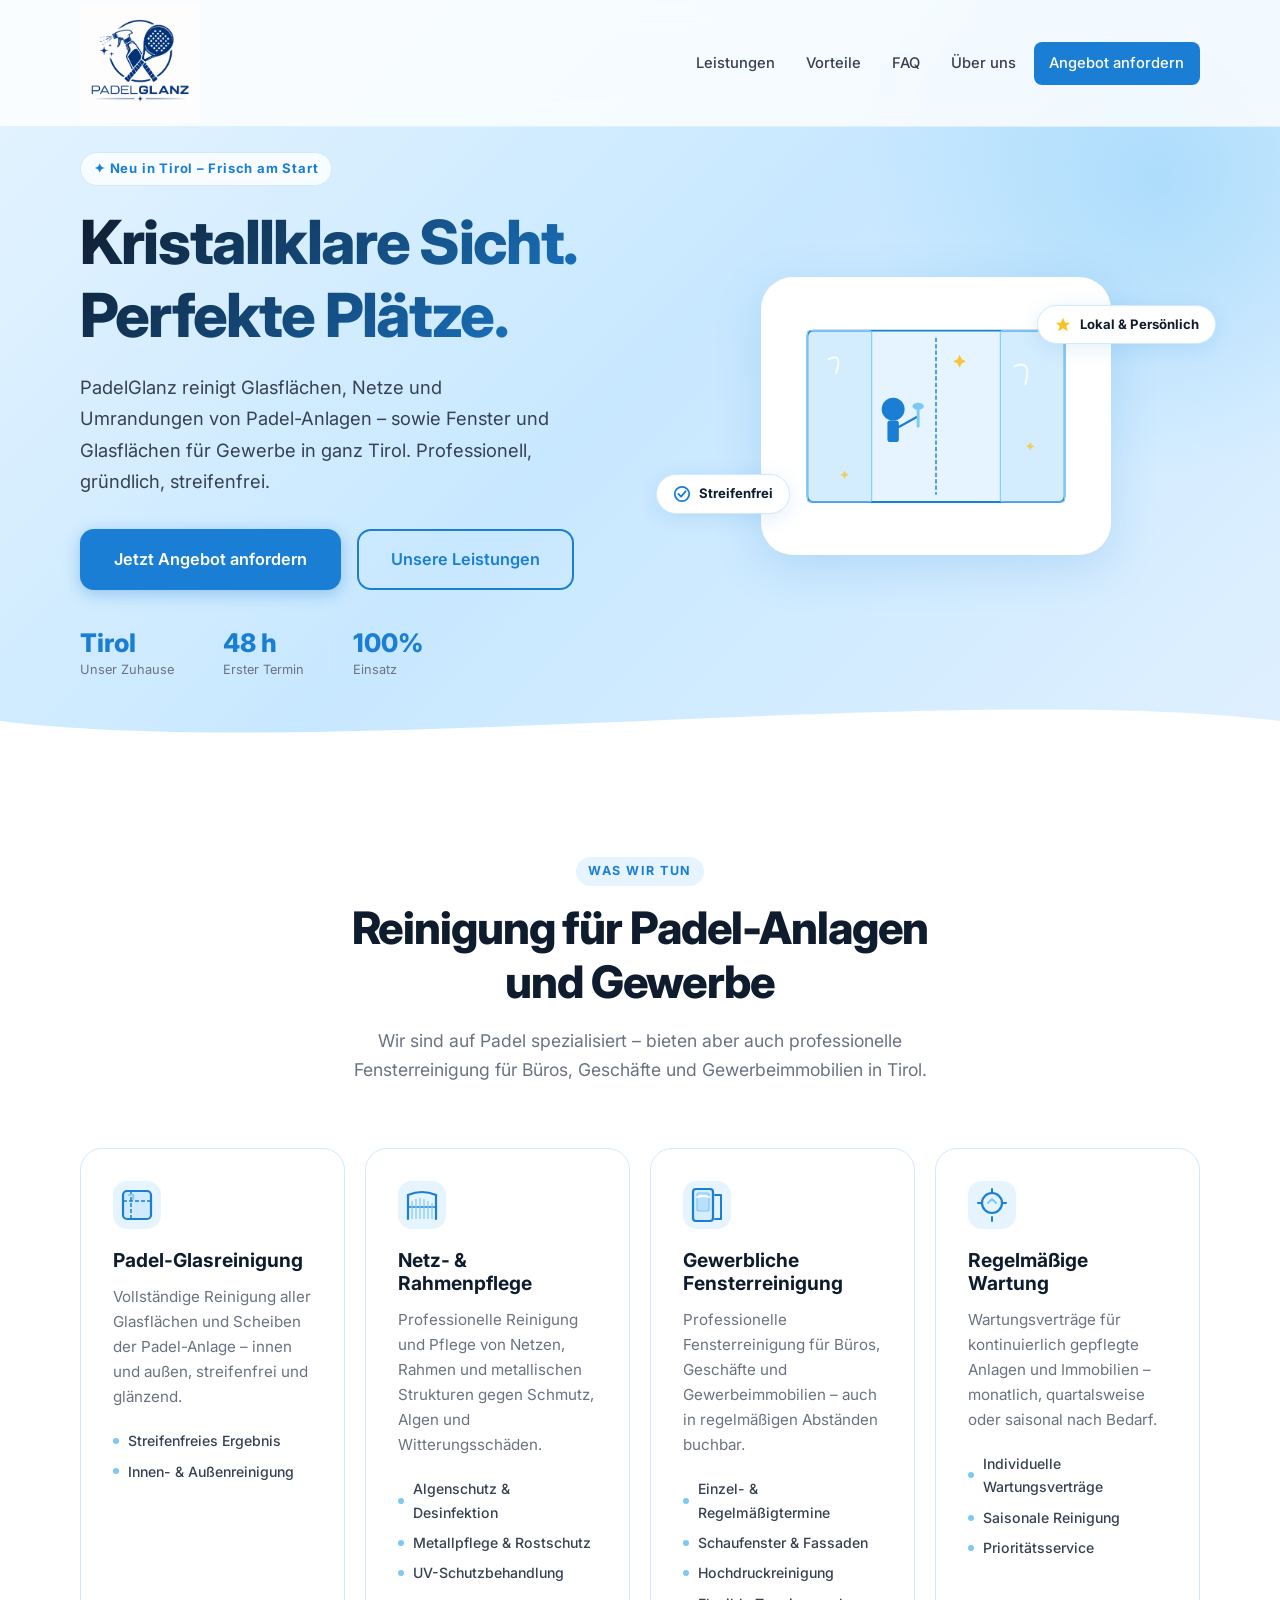
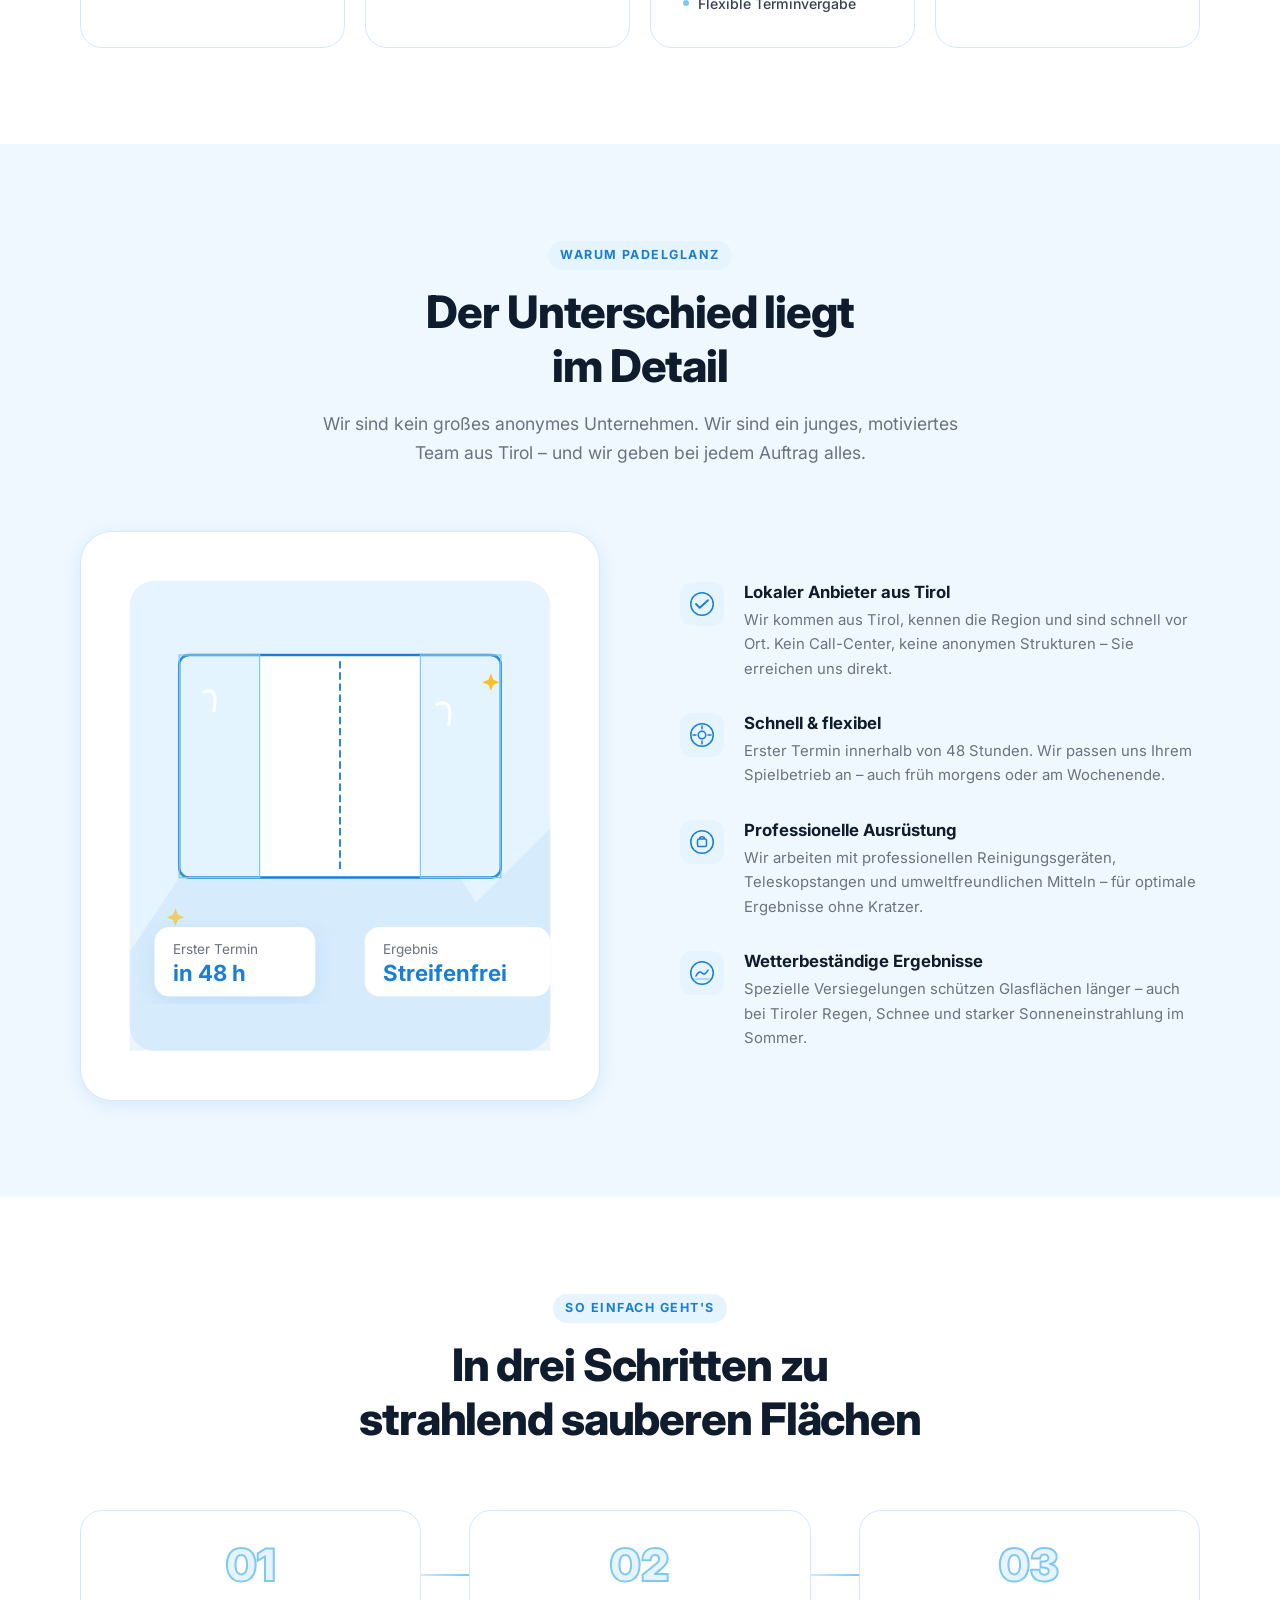
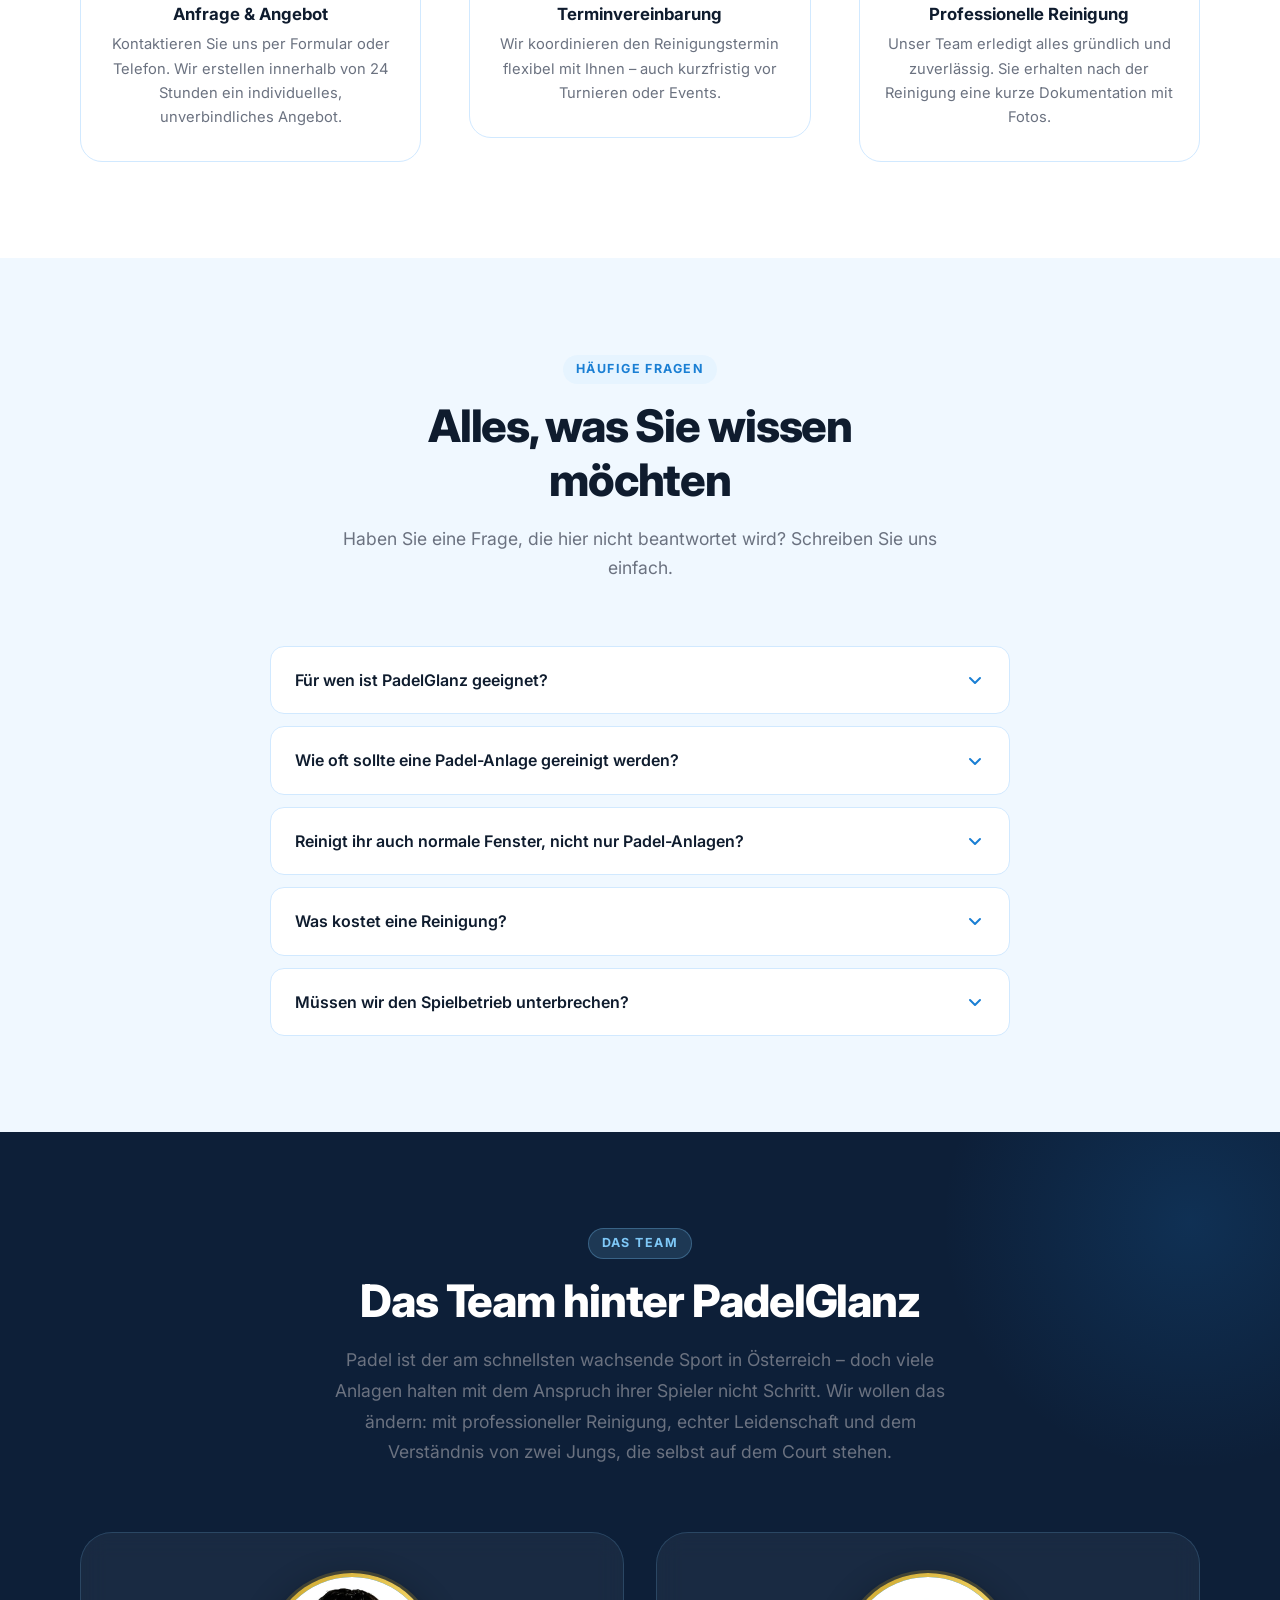
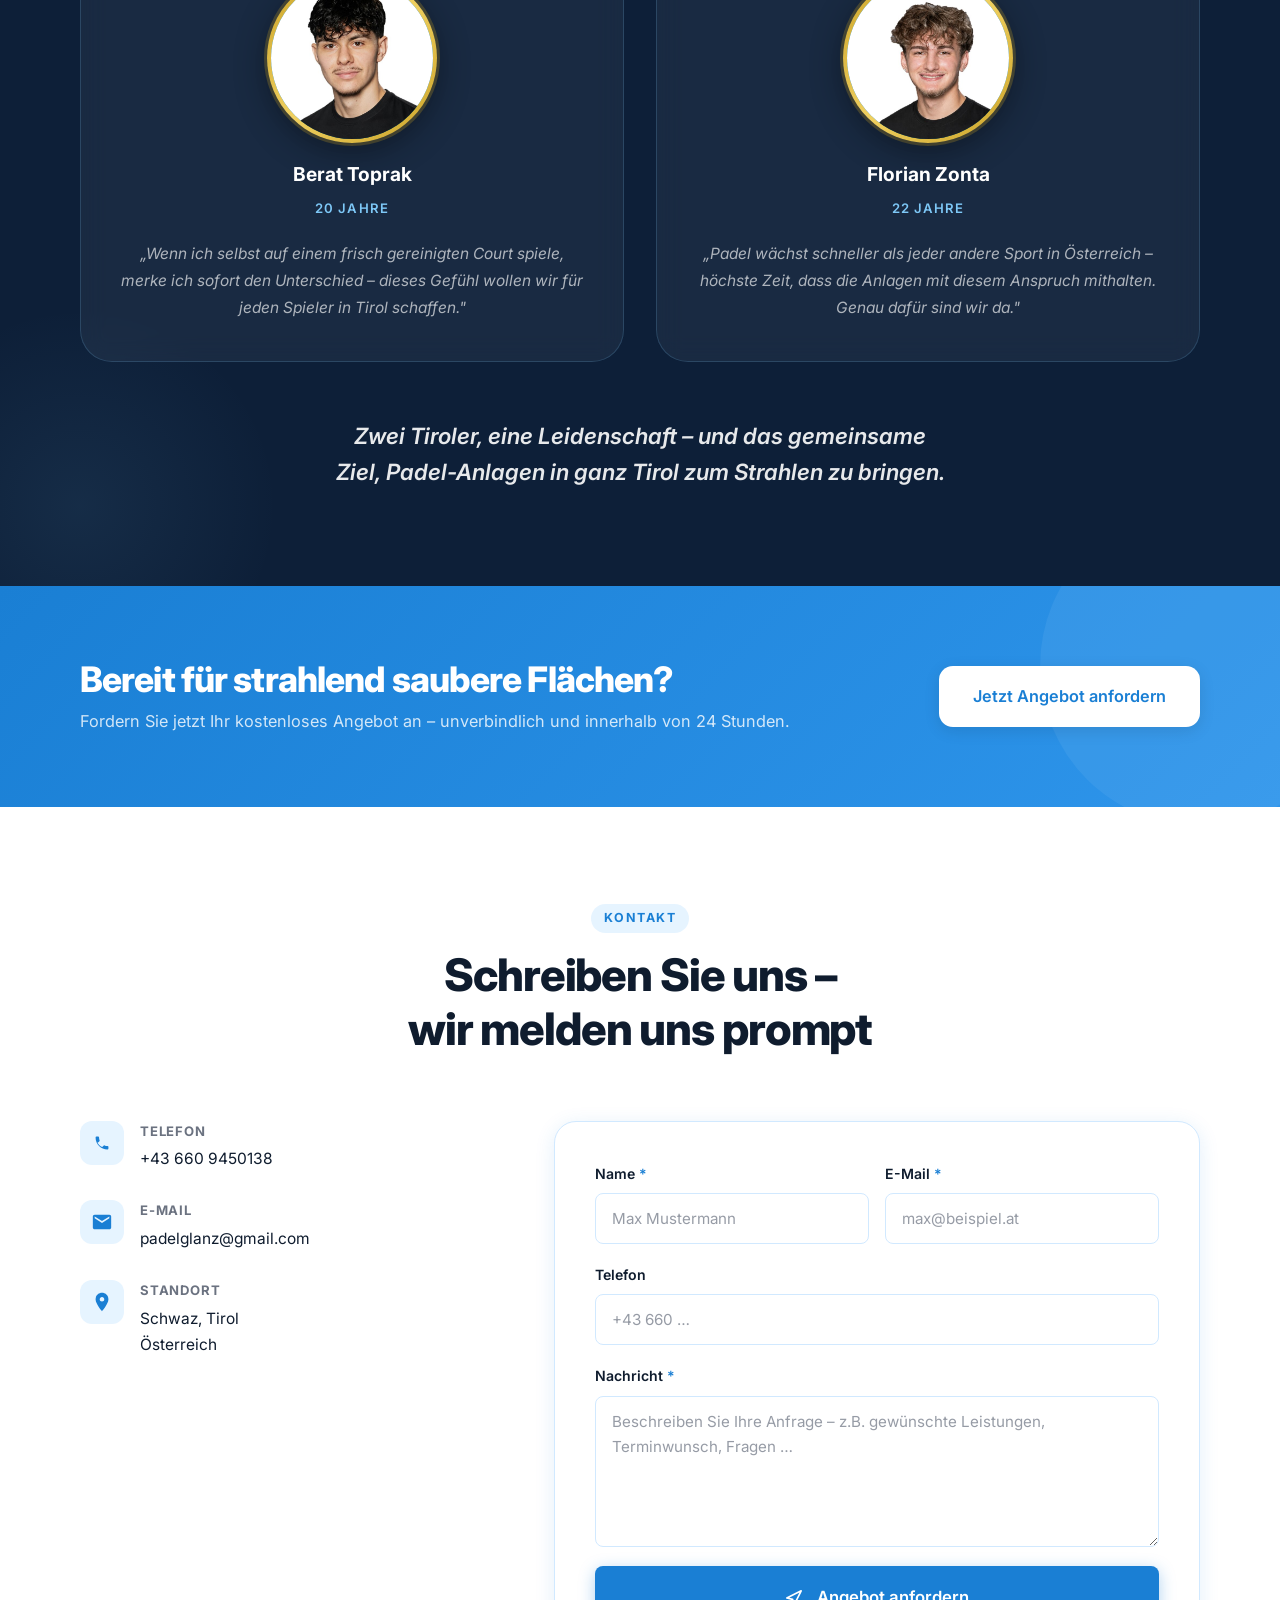
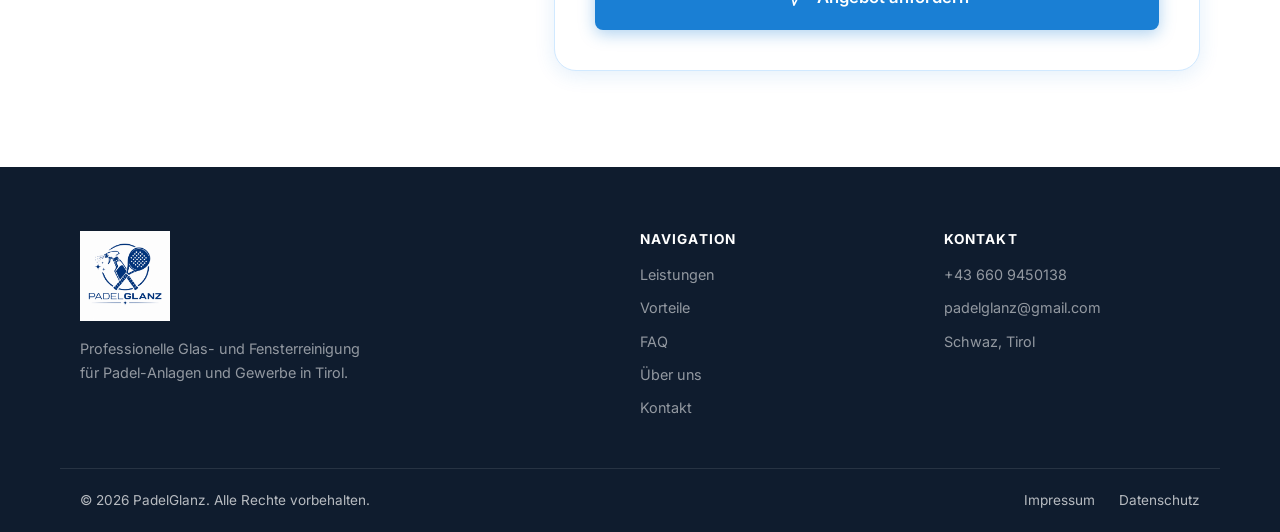
<file: index.html>
<!DOCTYPE html>
<html lang="de">
<head>
  <meta charset="UTF-8" />
  <meta name="viewport" content="width=device-width, initial-scale=1.0" />
  <meta name="description" content="PadelGlanz – professionelle Glas- und Fensterreinigung für Padel-Anlagen und Gewerbeimmobilien in Tirol. Schnell, gründlich, streifenfrei. Jetzt kostenloses Angebot anfordern." />
  <meta name="keywords" content="Fensterreinigung, Padel, Tirol, Glasreinigung, Padelplatz, Reinigung Innsbruck, Glasflächen" />
  <meta property="og:title" content="PadelGlanz – Glas- & Fensterreinigung für Padel-Anlagen in Tirol" />
  <meta property="og:description" content="Spezialisierte Glas- und Fensterreinigung für Padel-Anlagen und Gewerbeimmobilien in Tirol." />
  <meta property="og:type" content="website" />
  <link rel="icon" type="image/png" href="logo.png" />
  <title>PadelGlanz – Glas- & Fensterreinigung für Padel-Anlagen in Tirol</title>
  <link rel="stylesheet" href="styles.css" />
  <link rel="preconnect" href="https://fonts.googleapis.com" />
  <link rel="preconnect" href="https://fonts.gstatic.com" crossorigin />
  <style>
    @import url('https://fonts.googleapis.com/css2?family=Inter:wght@300;400;500;600;700;800&display=swap');
  </style>
</head>
<body>

  <!-- ===================== NAVIGATION ===================== -->
  <header class="navbar" id="navbar">
    <div class="container nav-inner">
      <a href="#hero" class="logo">
        <img src="logo.png" alt="PadelGlanz" class="logo-img logo-img--nav" />
      </a>
      <nav class="nav-links" id="nav-links" aria-label="Hauptnavigation">
        <a href="#leistungen">Leistungen</a>
        <a href="#vorteile">Vorteile</a>
        <a href="#faq">FAQ</a>
        <a href="#ueber-uns">Über uns</a>
        <a href="#kontakt" class="btn btn-nav">Angebot anfordern</a>
      </nav>
      <button class="hamburger" id="hamburger" aria-label="Menü öffnen" aria-expanded="false">
        <span></span><span></span><span></span>
      </button>
    </div>
  </header>

  <main>

    <!-- ===================== HERO ===================== -->
    <section class="hero" id="hero">
      <div class="hero-bg-shape"></div>
      <div class="container hero-inner">
        <div class="hero-content reveal">
          <span class="badge">✦ Neu in Tirol – Frisch am Start</span>
          <h1>Kristallklare Sicht.<br/>Perfekte Plätze.</h1>
          <p class="hero-sub">
            PadelGlanz reinigt Glasflächen, Netze und Umrandungen von Padel-Anlagen –
            sowie Fenster und Glasflächen für Gewerbe in ganz Tirol.
            Professionell, gründlich, streifenfrei.
          </p>
          <div class="hero-ctas">
            <a href="#kontakt" class="btn btn-primary btn-lg">Jetzt Angebot anfordern</a>
            <a href="#leistungen" class="btn btn-ghost btn-lg">Unsere Leistungen</a>
          </div>
          <div class="hero-stats">
            <div class="stat">
              <strong>Tirol</strong>
              <span>Unser Zuhause</span>
            </div>
            <div class="stat-divider"></div>
            <div class="stat">
              <strong>48 h</strong>
              <span>Erster Termin</span>
            </div>
            <div class="stat-divider"></div>
            <div class="stat">
              <strong>100%</strong>
              <span>Einsatz</span>
            </div>
          </div>
        </div>
        <div class="hero-visual reveal reveal-right">
          <div class="hero-card">
            <div class="hero-card-inner">
              <svg viewBox="0 0 420 320" fill="none" xmlns="http://www.w3.org/2000/svg" class="hero-illustration" aria-hidden="true">
                <!-- Court outline -->
                <rect x="30" y="40" width="360" height="240" rx="8" fill="#e6f4ff" stroke="#1a7fd4" stroke-width="2.5"/>
                <!-- Glass panels -->
                <rect x="30" y="40" width="90" height="240" rx="4" fill="rgba(122,200,247,0.18)" stroke="#7ec8f7" stroke-width="1.5"/>
                <rect x="300" y="40" width="90" height="240" rx="4" fill="rgba(122,200,247,0.18)" stroke="#7ec8f7" stroke-width="1.5"/>
                <!-- Net -->
                <line x1="210" y1="50" x2="210" y2="270" stroke="#1a7fd4" stroke-width="2" stroke-dasharray="6 3"/>
                <!-- Shine effects -->
                <path d="M60 80 Q80 70 70 100" stroke="white" stroke-width="3" stroke-linecap="round" opacity="0.8"/>
                <path d="M320 90 Q345 80 335 115" stroke="white" stroke-width="3" stroke-linecap="round" opacity="0.8"/>
                <!-- Cleaner figure -->
                <circle cx="150" cy="150" r="16" fill="#1a7fd4"/>
                <rect x="142" y="166" width="16" height="30" rx="4" fill="#1a7fd4"/>
                <line x1="158" y1="175" x2="185" y2="160" stroke="#1a7fd4" stroke-width="3" stroke-linecap="round"/>
                <rect x="183" y="148" width="4" height="28" rx="2" fill="#7ec8f7"/>
                <ellipse cx="185" cy="146" rx="8" ry="5" fill="#7ec8f7"/>
                <!-- Sparkles -->
                <path d="M240 80 L243 74 L246 80 L252 83 L246 86 L243 92 L240 86 L234 83 Z" fill="#fbbf24" opacity="0.9"/>
                <path d="M340 200 L342 196 L344 200 L348 202 L344 204 L342 208 L340 204 L336 202 Z" fill="#fbbf24" opacity="0.7"/>
                <path d="M80 240 L82 236 L84 240 L88 242 L84 244 L82 248 L80 244 L76 242 Z" fill="#fbbf24" opacity="0.7"/>
              </svg>
            </div>
          </div>
          <div class="floating-badge fb-1">
            <svg viewBox="0 0 20 20" fill="none" aria-hidden="true"><path d="M10 2L12.4 7.5H18L13.5 11L15.5 17L10 13.5L4.5 17L6.5 11L2 7.5H7.6L10 2Z" fill="#fbbf24"/></svg>
            <span>Lokal &amp; Persönlich</span>
          </div>
          <div class="floating-badge fb-2">
            <svg viewBox="0 0 20 20" fill="none" aria-hidden="true"><circle cx="10" cy="10" r="8" stroke="#1a7fd4" stroke-width="2"/><path d="M6 10L9 13L14 7" stroke="#1a7fd4" stroke-width="2" stroke-linecap="round" stroke-linejoin="round"/></svg>
            <span>Streifenfrei</span>
          </div>
        </div>
      </div>
      <div class="hero-wave">
        <svg viewBox="0 0 1440 80" fill="none" preserveAspectRatio="none" xmlns="http://www.w3.org/2000/svg" aria-hidden="true">
          <path d="M0,40 C360,80 1080,0 1440,40 L1440,80 L0,80 Z" fill="white"/>
        </svg>
      </div>
    </section>

    <!-- ===================== LEISTUNGEN ===================== -->
    <section class="section" id="leistungen">
      <div class="container">
        <div class="section-header reveal">
          <span class="section-tag">Was wir tun</span>
          <h2>Reinigung für Padel-Anlagen<br/>und Gewerbe</h2>
          <p>Wir sind auf Padel spezialisiert – bieten aber auch professionelle
          Fensterreinigung für Büros, Geschäfte und Gewerbeimmobilien in Tirol.</p>
        </div>
        <div class="services-grid">

          <div class="service-card reveal">
            <div class="service-icon">
              <svg viewBox="0 0 48 48" fill="none" xmlns="http://www.w3.org/2000/svg" aria-hidden="true">
                <rect width="48" height="48" rx="14" fill="#e6f4ff"/>
                <rect x="10" y="10" width="28" height="28" rx="4" stroke="#1a7fd4" stroke-width="2.2" fill="rgba(122,200,247,0.2)"/>
                <path d="M10 20 L38 20" stroke="#1a7fd4" stroke-width="1.5" stroke-dasharray="4 2"/>
                <path d="M18 10 L18 38" stroke="#1a7fd4" stroke-width="1.5" stroke-dasharray="4 2"/>
                <path d="M16 14 Q22 12 20 18" stroke="#7ec8f7" stroke-width="2" stroke-linecap="round"/>
              </svg>
            </div>
            <h3>Padel-Glasreinigung</h3>
            <p>Vollständige Reinigung aller Glasflächen und Scheiben der Padel-Anlage –
            innen und außen, streifenfrei und glänzend.</p>
            <ul class="service-features">
              <li>Streifenfreies Ergebnis</li>
              <li>Innen- &amp; Außenreinigung</li>
            </ul>
          </div>

          <div class="service-card reveal">
            <div class="service-icon">
              <svg viewBox="0 0 48 48" fill="none" xmlns="http://www.w3.org/2000/svg" aria-hidden="true">
                <rect width="48" height="48" rx="14" fill="#e6f4ff"/>
                <path d="M10 38 L10 14 Q24 8 38 14 L38 38" stroke="#1a7fd4" stroke-width="2.2" stroke-linecap="round" fill="none"/>
                <path d="M10 26 L38 26" stroke="#1a7fd4" stroke-width="1.5"/>
                <path d="M14 26 L14 38 M18 26 L18 38 M22 26 L22 38 M26 26 L26 38 M30 26 L30 38 M34 26 L34 38" stroke="#7ec8f7" stroke-width="1.2"/>
                <path d="M14 20 L14 26 M18 18 L18 26 M22 17 L22 26 M26 18 L26 26 M30 20 L30 26 M34 22 L34 26" stroke="#7ec8f7" stroke-width="1.2"/>
              </svg>
            </div>
            <h3>Netz- &amp; Rahmenpflege</h3>
            <p>Professionelle Reinigung und Pflege von Netzen, Rahmen und metallischen
            Strukturen gegen Schmutz, Algen und Witterungsschäden.</p>
            <ul class="service-features">
              <li>Algenschutz &amp; Desinfektion</li>
              <li>Metallpflege &amp; Rostschutz</li>
              <li>UV-Schutzbehandlung</li>
            </ul>
          </div>

          <div class="service-card reveal">
            <div class="service-icon">
              <svg viewBox="0 0 48 48" fill="none" xmlns="http://www.w3.org/2000/svg" aria-hidden="true">
                <rect width="48" height="48" rx="14" fill="#e6f4ff"/>
                <rect x="10" y="8" width="20" height="32" rx="3" stroke="#1a7fd4" stroke-width="2.2" fill="rgba(122,200,247,0.15)"/>
                <rect x="14" y="12" width="12" height="18" rx="2" fill="rgba(122,200,247,0.3)" stroke="#7ec8f7" stroke-width="1.2"/>
                <path d="M14 16 Q20 14 26 16" stroke="white" stroke-width="1.8" stroke-linecap="round"/>
                <path d="M32 14 L38 14 L38 38 L32 38" stroke="#1a7fd4" stroke-width="2" stroke-linecap="round" stroke-linejoin="round" fill="none"/>
              </svg>
            </div>
            <h3>Gewerbliche Fensterreinigung</h3>
            <p>Professionelle Fensterreinigung für Büros, Geschäfte und
            Gewerbeimmobilien – auch in regelmäßigen Abständen buchbar.</p>
            <ul class="service-features">
              <li>Einzel- &amp; Regelmäßigtermine</li>
              <li>Schaufenster &amp; Fassaden</li>
              <li>Hochdruckreinigung</li>
              <li>Flexible Terminvergabe</li>
            </ul>
          </div>

          <div class="service-card reveal">
            <div class="service-icon">
              <svg viewBox="0 0 48 48" fill="none" xmlns="http://www.w3.org/2000/svg" aria-hidden="true">
                <rect width="48" height="48" rx="14" fill="#e6f4ff"/>
                <circle cx="24" cy="22" r="10" stroke="#1a7fd4" stroke-width="2.2" fill="none"/>
                <path d="M24 12 L24 8 M24 36 L24 40 M34 22 L38 22 M10 22 L14 22" stroke="#1a7fd4" stroke-width="2" stroke-linecap="round"/>
                <path d="M20 22 L24 18 L28 22" stroke="#7ec8f7" stroke-width="2" stroke-linecap="round" stroke-linejoin="round"/>
              </svg>
            </div>
            <h3>Regelmäßige Wartung</h3>
            <p>Wartungsverträge für kontinuierlich gepflegte Anlagen und Immobilien –
            monatlich, quartalsweise oder saisonal nach Bedarf.</p>
            <ul class="service-features">
              <li>Individuelle Wartungsverträge</li>
              <li>Saisonale Reinigung</li>
              <li>Prioritätsservice</li>
            </ul>
          </div>

        </div>
      </div>
    </section>

    <!-- ===================== VORTEILE ===================== -->
    <section class="section section-light" id="vorteile">
      <div class="container">
        <div class="section-header reveal">
          <span class="section-tag">Warum PadelGlanz</span>
          <h2>Der Unterschied liegt<br/>im Detail</h2>
          <p>Wir sind kein großes anonymes Unternehmen. Wir sind ein junges, motiviertes
          Team aus Tirol – und wir geben bei jedem Auftrag alles.</p>
        </div>
        <div class="benefits-layout">
          <div class="benefits-visual reveal">
            <div class="benefits-image-wrapper">
              <svg viewBox="0 0 380 420" fill="none" xmlns="http://www.w3.org/2000/svg" class="benefits-illustration" aria-hidden="true">
                <rect x="20" y="20" width="340" height="380" rx="20" fill="#e6f4ff"/>
                <!-- Mountain silhouette -->
                <path d="M20 320 L100 200 L160 260 L220 160 L300 280 L360 220 L360 400 L20 400 Z" fill="rgba(26,127,212,0.08)"/>
                <!-- Court top view -->
                <rect x="60" y="80" width="260" height="180" rx="8" fill="white" stroke="#1a7fd4" stroke-width="2"/>
                <line x1="190" y1="85" x2="190" y2="255" stroke="#1a7fd4" stroke-width="1.5" stroke-dasharray="6 3"/>
                <rect x="60" y="80" width="65" height="180" fill="rgba(122,200,247,0.2)" stroke="#7ec8f7" stroke-width="1"/>
                <rect x="255" y="80" width="65" height="180" fill="rgba(122,200,247,0.2)" stroke="#7ec8f7" stroke-width="1"/>
                <!-- Shine strokes on glass -->
                <path d="M80 110 Q92 105 88 125" stroke="white" stroke-width="2.5" stroke-linecap="round"/>
                <path d="M268 120 Q282 114 278 136" stroke="white" stroke-width="2.5" stroke-linecap="round"/>
                <!-- Stars / sparkles -->
                <path d="M310 100 L312 95 L314 100 L319 102 L314 104 L312 109 L310 104 L305 102 Z" fill="#fbbf24"/>
                <path d="M55 290 L57 285 L59 290 L64 292 L59 294 L57 299 L55 294 L50 292 Z" fill="#fbbf24" opacity="0.7"/>
                <!-- Badge overlays -->
                <rect x="40" y="300" width="130" height="56" rx="12" fill="white" filter="url(#shadow)"/>
                <text x="55" y="322" font-family="Inter,sans-serif" font-size="11" fill="#6b7280">Erster Termin</text>
                <text x="55" y="344" font-family="Inter,sans-serif" font-size="18" font-weight="700" fill="#1a7fd4">in 48 h</text>
                <rect x="210" y="300" width="150" height="56" rx="12" fill="white"/>
                <text x="225" y="322" font-family="Inter,sans-serif" font-size="11" fill="#6b7280">Ergebnis</text>
                <text x="225" y="344" font-family="Inter,sans-serif" font-size="18" font-weight="700" fill="#1a7fd4">Streifenfrei</text>
                <defs>
                  <filter id="shadow" x="-10%" y="-10%" width="120%" height="120%">
                    <feDropShadow dx="0" dy="4" stdDeviation="8" flood-color="rgba(26,127,212,0.12)"/>
                  </filter>
                </defs>
              </svg>
            </div>
          </div>
          <div class="benefits-list">
            <div class="benefit-item reveal">
              <div class="benefit-icon">
                <svg viewBox="0 0 32 32" fill="none" xmlns="http://www.w3.org/2000/svg" aria-hidden="true">
                  <circle cx="16" cy="16" r="15" stroke="#1a7fd4" stroke-width="2"/>
                  <path d="M8 16L13 21L24 11" stroke="#1a7fd4" stroke-width="2.5" stroke-linecap="round" stroke-linejoin="round"/>
                </svg>
              </div>
              <div>
                <h4>Lokaler Anbieter aus Tirol</h4>
                <p>Wir kommen aus Tirol, kennen die Region und sind schnell vor Ort.
                Kein Call-Center, keine anonymen Strukturen – Sie erreichen uns direkt.</p>
              </div>
            </div>
            <div class="benefit-item reveal">
              <div class="benefit-icon">
                <svg viewBox="0 0 32 32" fill="none" xmlns="http://www.w3.org/2000/svg" aria-hidden="true">
                  <circle cx="16" cy="16" r="15" stroke="#1a7fd4" stroke-width="2"/>
                  <circle cx="16" cy="16" r="5" fill="#e6f4ff" stroke="#1a7fd4" stroke-width="2"/>
                  <path d="M16 4 L16 8 M16 24 L16 28 M4 16 L8 16 M24 16 L28 16" stroke="#1a7fd4" stroke-width="2" stroke-linecap="round"/>
                </svg>
              </div>
              <div>
                <h4>Schnell &amp; flexibel</h4>
                <p>Erster Termin innerhalb von 48 Stunden. Wir passen uns Ihrem
                Spielbetrieb an – auch früh morgens oder am Wochenende.</p>
              </div>
            </div>
            <div class="benefit-item reveal">
              <div class="benefit-icon">
                <svg viewBox="0 0 32 32" fill="none" xmlns="http://www.w3.org/2000/svg" aria-hidden="true">
                  <circle cx="16" cy="16" r="15" stroke="#1a7fd4" stroke-width="2"/>
                  <rect x="10" y="12" width="12" height="10" rx="2" stroke="#1a7fd4" stroke-width="2" fill="none"/>
                  <path d="M13 12 L13 10 Q16 8 19 10 L19 12" stroke="#1a7fd4" stroke-width="2" fill="none"/>
                </svg>
              </div>
              <div>
                <h4>Professionelle Ausrüstung</h4>
                <p>Wir arbeiten mit professionellen Reinigungsgeräten, Teleskopstangen
                und umweltfreundlichen Mitteln – für optimale Ergebnisse ohne Kratzer.</p>
              </div>
            </div>
            <div class="benefit-item reveal">
              <div class="benefit-icon">
                <svg viewBox="0 0 32 32" fill="none" xmlns="http://www.w3.org/2000/svg" aria-hidden="true">
                  <circle cx="16" cy="16" r="15" stroke="#1a7fd4" stroke-width="2"/>
                  <path d="M8 20 Q12 12 16 16 Q20 20 24 12" stroke="#1a7fd4" stroke-width="2.2" stroke-linecap="round" fill="none"/>
                  <path d="M6 24 L26 24" stroke="#7ec8f7" stroke-width="1.5"/>
                </svg>
              </div>
              <div>
                <h4>Wetterbeständige Ergebnisse</h4>
                <p>Spezielle Versiegelungen schützen Glasflächen länger – auch bei
                Tiroler Regen, Schnee und starker Sonneneinstrahlung im Sommer.</p>
              </div>
            </div>
          </div>
        </div>
      </div>
    </section>

    <!-- ===================== PROCESS ===================== -->
    <section class="section" id="ablauf">
      <div class="container">
        <div class="section-header reveal">
          <span class="section-tag">So einfach geht's</span>
          <h2>In drei Schritten zu<br/>strahlend sauberen Flächen</h2>
        </div>
        <div class="process-steps">
          <div class="process-step reveal">
            <div class="step-number">01</div>
            <div class="step-content">
              <h4>Anfrage &amp; Angebot</h4>
              <p>Kontaktieren Sie uns per Formular oder Telefon. Wir erstellen innerhalb
              von 24 Stunden ein individuelles, unverbindliches Angebot.</p>
            </div>
          </div>
          <div class="process-connector" aria-hidden="true"></div>
          <div class="process-step reveal">
            <div class="step-number">02</div>
            <div class="step-content">
              <h4>Terminvereinbarung</h4>
              <p>Wir koordinieren den Reinigungstermin flexibel mit Ihnen –
              auch kurzfristig vor Turnieren oder Events.</p>
            </div>
          </div>
          <div class="process-connector" aria-hidden="true"></div>
          <div class="process-step reveal">
            <div class="step-number">03</div>
            <div class="step-content">
              <h4>Professionelle Reinigung</h4>
              <p>Unser Team erledigt alles gründlich und zuverlässig. Sie erhalten
              nach der Reinigung eine kurze Dokumentation mit Fotos.</p>
            </div>
          </div>
        </div>
      </div>
    </section>

    <!-- ===================== FAQ ===================== -->
    <section class="section section-light" id="faq">
      <div class="container">
        <div class="section-header reveal">
          <span class="section-tag">Häufige Fragen</span>
          <h2>Alles, was Sie wissen<br/>möchten</h2>
          <p>Haben Sie eine Frage, die hier nicht beantwortet wird? Schreiben Sie uns einfach.</p>
        </div>
        <div class="faq-list reveal">

          <div class="faq-item">
            <button class="faq-question" aria-expanded="false">
              <span>Für wen ist PadelGlanz geeignet?</span>
              <svg class="faq-icon" viewBox="0 0 20 20" fill="none" aria-hidden="true">
                <path d="M5 8L10 13L15 8" stroke="#1a7fd4" stroke-width="2" stroke-linecap="round" stroke-linejoin="round"/>
              </svg>
            </button>
            <div class="faq-answer">
              <p>Wir arbeiten für Betreiber von Padel-Anlagen jeder Größe – vom kleinen
              Club mit zwei Courts bis zur großen Mehrhallen-Anlage. Zusätzlich bieten wir
              gewerbliche Fensterreinigung für Büros, Praxen, Geschäfte und
              Gewerbeimmobilien in ganz Tirol.</p>
            </div>
          </div>

          <div class="faq-item">
            <button class="faq-question" aria-expanded="false">
              <span>Wie oft sollte eine Padel-Anlage gereinigt werden?</span>
              <svg class="faq-icon" viewBox="0 0 20 20" fill="none" aria-hidden="true">
                <path d="M5 8L10 13L15 8" stroke="#1a7fd4" stroke-width="2" stroke-linecap="round" stroke-linejoin="round"/>
              </svg>
            </button>
            <div class="faq-answer">
              <p>Das hängt von der Nutzungsintensität und Witterung ab. Als Richtwert
              empfehlen wir bei stark genutzten Anlagen eine monatliche Reinigung,
              bei saisonalem Betrieb mindestens einmal pro Quartal. Wir beraten Sie
              gerne individuell und erstellen einen passenden Wartungsplan.</p>
            </div>
          </div>

          <div class="faq-item">
            <button class="faq-question" aria-expanded="false">
              <span>Reinigt ihr auch normale Fenster, nicht nur Padel-Anlagen?</span>
              <svg class="faq-icon" viewBox="0 0 20 20" fill="none" aria-hidden="true">
                <path d="M5 8L10 13L15 8" stroke="#1a7fd4" stroke-width="2" stroke-linecap="round" stroke-linejoin="round"/>
              </svg>
            </button>
            <div class="faq-answer">
              <p>Ja. Auch wenn Padel unser Herzstück ist, bieten wir professionelle
              Fensterreinigung für Gewerbeimmobilien an – Schaufenster, Bürofassaden,
              Praxisfenster und mehr. Einfach anfragen, wir schauen uns Ihr Objekt
              gerne an.</p>
            </div>
          </div>

          <div class="faq-item">
            <button class="faq-question" aria-expanded="false">
              <span>Was kostet eine Reinigung?</span>
              <svg class="faq-icon" viewBox="0 0 20 20" fill="none" aria-hidden="true">
                <path d="M5 8L10 13L15 8" stroke="#1a7fd4" stroke-width="2" stroke-linecap="round" stroke-linejoin="round"/>
              </svg>
            </button>
            <div class="faq-answer">
              <p>Der Preis hängt von Umfang, Anzahl der Courts und gewünschten Leistungen
              ab. Wir erstellen immer ein individuelles Angebot – transparent, fair und
              ohne versteckte Kosten. Einfach anfragen und innerhalb von 24 Stunden
              erhalten Sie eine unverbindliche Kalkulation.</p>
            </div>
          </div>

          <div class="faq-item">
            <button class="faq-question" aria-expanded="false">
              <span>Müssen wir den Spielbetrieb unterbrechen?</span>
              <svg class="faq-icon" viewBox="0 0 20 20" fill="none" aria-hidden="true">
                <path d="M5 8L10 13L15 8" stroke="#1a7fd4" stroke-width="2" stroke-linecap="round" stroke-linejoin="round"/>
              </svg>
            </button>
            <div class="faq-answer">
              <p>Wir planen die Reinigung so, dass Ihr Betrieb so wenig wie möglich
              gestört wird. Auf Wunsch kommen wir früh morgens, abends oder am
              Wochenende. Die Trockenzeit nach der Reinigung beträgt in der Regel
              unter einer Stunde.</p>
            </div>
          </div>

        </div>
      </div>
    </section>

    <!-- ===================== ÜBER UNS / TEAM ===================== -->
    <section class="team-section" id="ueber-uns">
      <div class="container">

        <div class="section-header reveal">
          <span class="section-tag section-tag--light">Das Team</span>
          <h2 class="team-heading">Das Team hinter PadelGlanz</h2>
          <p class="team-intro">
            Padel ist der am schnellsten wachsende Sport in Österreich – doch viele
            Anlagen halten mit dem Anspruch ihrer Spieler nicht Schritt. Wir wollen
            das ändern: mit professioneller Reinigung, echter Leidenschaft und dem
            Verständnis von zwei Jungs, die selbst auf dem Court stehen.
          </p>
        </div>

        <div class="team-cards">

          <div class="team-card reveal">
            <div class="team-photo-ring">
              <img src="berat.jpg" alt="Berat Toprak" class="team-photo" />
            </div>
            <h3 class="team-name">Berat Toprak</h3>
            <span class="team-age">20 Jahre</span>
            <blockquote class="team-quote">
              „Wenn ich selbst auf einem frisch gereinigten Court spiele, merke ich
              sofort den Unterschied – dieses Gefühl wollen wir für jeden Spieler
              in Tirol schaffen."
            </blockquote>
          </div>

          <div class="team-card reveal">
            <div class="team-photo-ring">
              <img src="florian.jpg" alt="Florian Zonta" class="team-photo" />
            </div>
            <h3 class="team-name">Florian Zonta</h3>
            <span class="team-age">22 Jahre</span>
            <blockquote class="team-quote">
              „Padel wächst schneller als jeder andere Sport in Österreich –
              höchste Zeit, dass die Anlagen mit diesem Anspruch mithalten.
              Genau dafür sind wir da."
            </blockquote>
          </div>

        </div>

        <p class="team-closing reveal">
          Zwei Tiroler, eine Leidenschaft – und das gemeinsame Ziel,
          Padel-Anlagen in ganz Tirol zum Strahlen zu bringen.
        </p>

      </div>
    </section>

    <!-- ===================== CTA BAND ===================== -->
    <section class="cta-band reveal">
      <div class="container cta-inner">
        <div>
          <h2>Bereit für strahlend saubere Flächen?</h2>
          <p>Fordern Sie jetzt Ihr kostenloses Angebot an – unverbindlich und innerhalb von 24 Stunden.</p>
        </div>
        <a href="#kontakt" class="btn btn-white btn-lg">Jetzt Angebot anfordern</a>
      </div>
    </section>

    <!-- ===================== KONTAKT ===================== -->
    <section class="section" id="kontakt">
      <div class="container">
        <div class="section-header reveal">
          <span class="section-tag">Kontakt</span>
          <h2>Schreiben Sie uns –<br/>wir melden uns prompt</h2>
        </div>
        <div class="contact-layout">
          <div class="contact-info reveal">
            <div class="contact-item">
              <div class="contact-icon">
                <svg viewBox="0 0 24 24" fill="none" xmlns="http://www.w3.org/2000/svg" aria-hidden="true">
                  <path d="M6.6 10.8C7.8 13.2 9.8 15.2 12.2 16.4L14 14.6C14.2 14.4 14.6 14.4 14.8 14.6C15.8 15 16.8 15.2 18 15.2C18.6 15.2 19 15.6 19 16.2V18C19 18.6 18.6 19 18 19C10.8 19 5 13.2 5 6C5 5.4 5.4 5 6 5H7.8C8.4 5 8.8 5.4 8.8 6C8.8 7.2 9 8.2 9.4 9.2C9.6 9.4 9.4 9.8 9.2 10L7.4 11.8C7.4 11.6 6.6 10.8 6.6 10.8Z" fill="#1a7fd4"/>
                </svg>
              </div>
              <div>
                <strong>Telefon</strong>
                <a href="tel:+436609450138">+43 660 9450138</a>
              </div>
            </div>
            <div class="contact-item">
              <div class="contact-icon">
                <svg viewBox="0 0 24 24" fill="none" xmlns="http://www.w3.org/2000/svg" aria-hidden="true">
                  <path d="M20 4H4C2.9 4 2 4.9 2 6V18C2 19.1 2.9 20 4 20H20C21.1 20 22 19.1 22 18V6C22 4.9 21.1 4 20 4ZM20 8L12 13L4 8V6L12 11L20 6V8Z" fill="#1a7fd4"/>
                </svg>
              </div>
              <div>
                <strong>E-Mail</strong>
                <a href="mailto:padelglanz@gmail.com">padelglanz@gmail.com</a>
              </div>
            </div>
            <div class="contact-item">
              <div class="contact-icon">
                <svg viewBox="0 0 24 24" fill="none" xmlns="http://www.w3.org/2000/svg" aria-hidden="true">
                  <path d="M12 2C8.1 2 5 5.1 5 9C5 14.2 12 22 12 22C12 22 19 14.2 19 9C19 5.1 15.9 2 12 2ZM12 11.5C10.6 11.5 9.5 10.4 9.5 9C9.5 7.6 10.6 6.5 12 6.5C13.4 6.5 14.5 7.6 14.5 9C14.5 10.4 13.4 11.5 12 11.5Z" fill="#1a7fd4"/>
                </svg>
              </div>
              <div>
                <strong>Standort</strong>
                <span>Schwaz, Tirol<br/>Österreich</span>
              </div>
            </div>
          </div>
          <form class="contact-form reveal" id="contact-form"
                action="https://formspree.io/f/mwvazzwv" method="POST" novalidate>
            <div class="form-row">
              <div class="form-group">
                <label for="name">Name <span aria-hidden="true">*</span></label>
                <input type="text" id="name" name="name" placeholder="Max Mustermann" required autocomplete="name"/>
              </div>
              <div class="form-group">
                <label for="email">E-Mail <span aria-hidden="true">*</span></label>
                <input type="email" id="email" name="email" placeholder="max@beispiel.at" required autocomplete="email"/>
              </div>
            </div>
            <div class="form-group">
              <label for="telefon">Telefon</label>
              <input type="tel" id="telefon" name="telefon" placeholder="+43 660 …" autocomplete="tel"/>
            </div>
            <div class="form-group">
              <label for="message">Nachricht <span aria-hidden="true">*</span></label>
              <textarea id="message" name="message" rows="5" placeholder="Beschreiben Sie Ihre Anfrage – z.B. gewünschte Leistungen, Terminwunsch, Fragen …" required></textarea>
            </div>
            <button type="submit" class="btn btn-primary btn-block" id="submit-btn">
              <svg viewBox="0 0 20 20" fill="none" xmlns="http://www.w3.org/2000/svg" aria-hidden="true" style="width:18px;height:18px;vertical-align:middle;margin-right:8px;">
                <path d="M2 10L18 2L10 18L8.5 11.5L2 10Z" stroke="white" stroke-width="1.8" stroke-linejoin="round" fill="none"/>
              </svg>
              Angebot anfordern
            </button>
            <div class="form-success" id="form-success" role="alert" aria-live="polite">
              Danke! Wir melden uns bald bei Ihnen.
            </div>
          </form>
        </div>
      </div>
    </section>

  </main>

  <!-- ===================== FOOTER ===================== -->
  <footer class="footer">
    <div class="container footer-inner">
      <div class="footer-brand">
        <a href="#hero" class="logo logo-light">
          <img src="logo.png" alt="PadelGlanz" class="logo-img logo-img--footer" />
        </a>
        <p>Professionelle Glas- und Fensterreinigung<br/>für Padel-Anlagen und Gewerbe in Tirol.</p>
      </div>
      <div class="footer-links">
        <h5>Navigation</h5>
        <a href="#leistungen">Leistungen</a>
        <a href="#vorteile">Vorteile</a>
        <a href="#faq">FAQ</a>
        <a href="#ueber-uns">Über uns</a>
        <a href="#kontakt">Kontakt</a>
      </div>
      <div class="footer-links">
        <h5>Kontakt</h5>
        <a href="tel:+436609450138">+43 660 9450138</a>
        <a href="mailto:padelglanz@gmail.com">padelglanz@gmail.com</a>
        <span>Schwaz, Tirol</span>
      </div>
    </div>
    <div class="footer-bottom">
      <div class="container">
        <span>© 2026 PadelGlanz. Alle Rechte vorbehalten.</span>
        <div class="footer-legal">
          <a href="impressum.html">Impressum</a>
          <a href="datenschutz.html">Datenschutz</a>
        </div>
      </div>
    </div>
  </footer>

  <script src="script.js"></script>
</body>
</html>
</file>
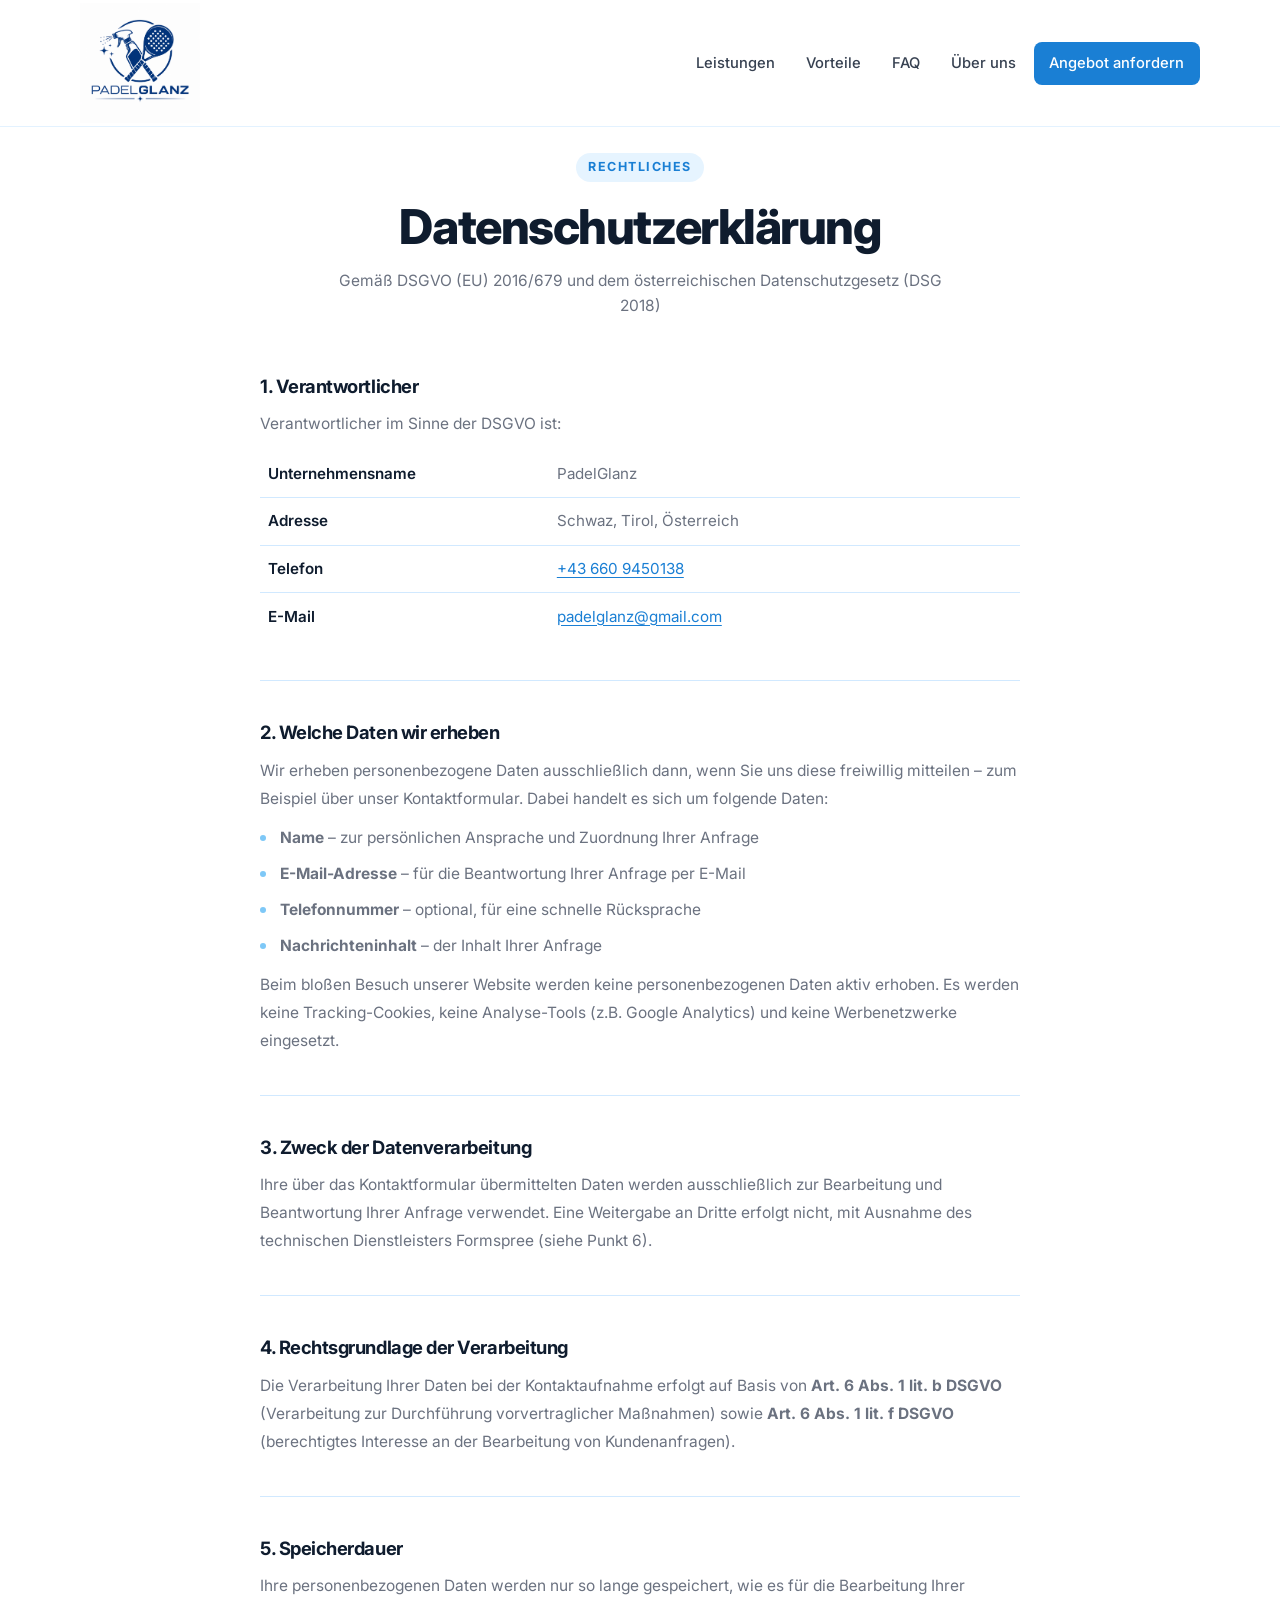
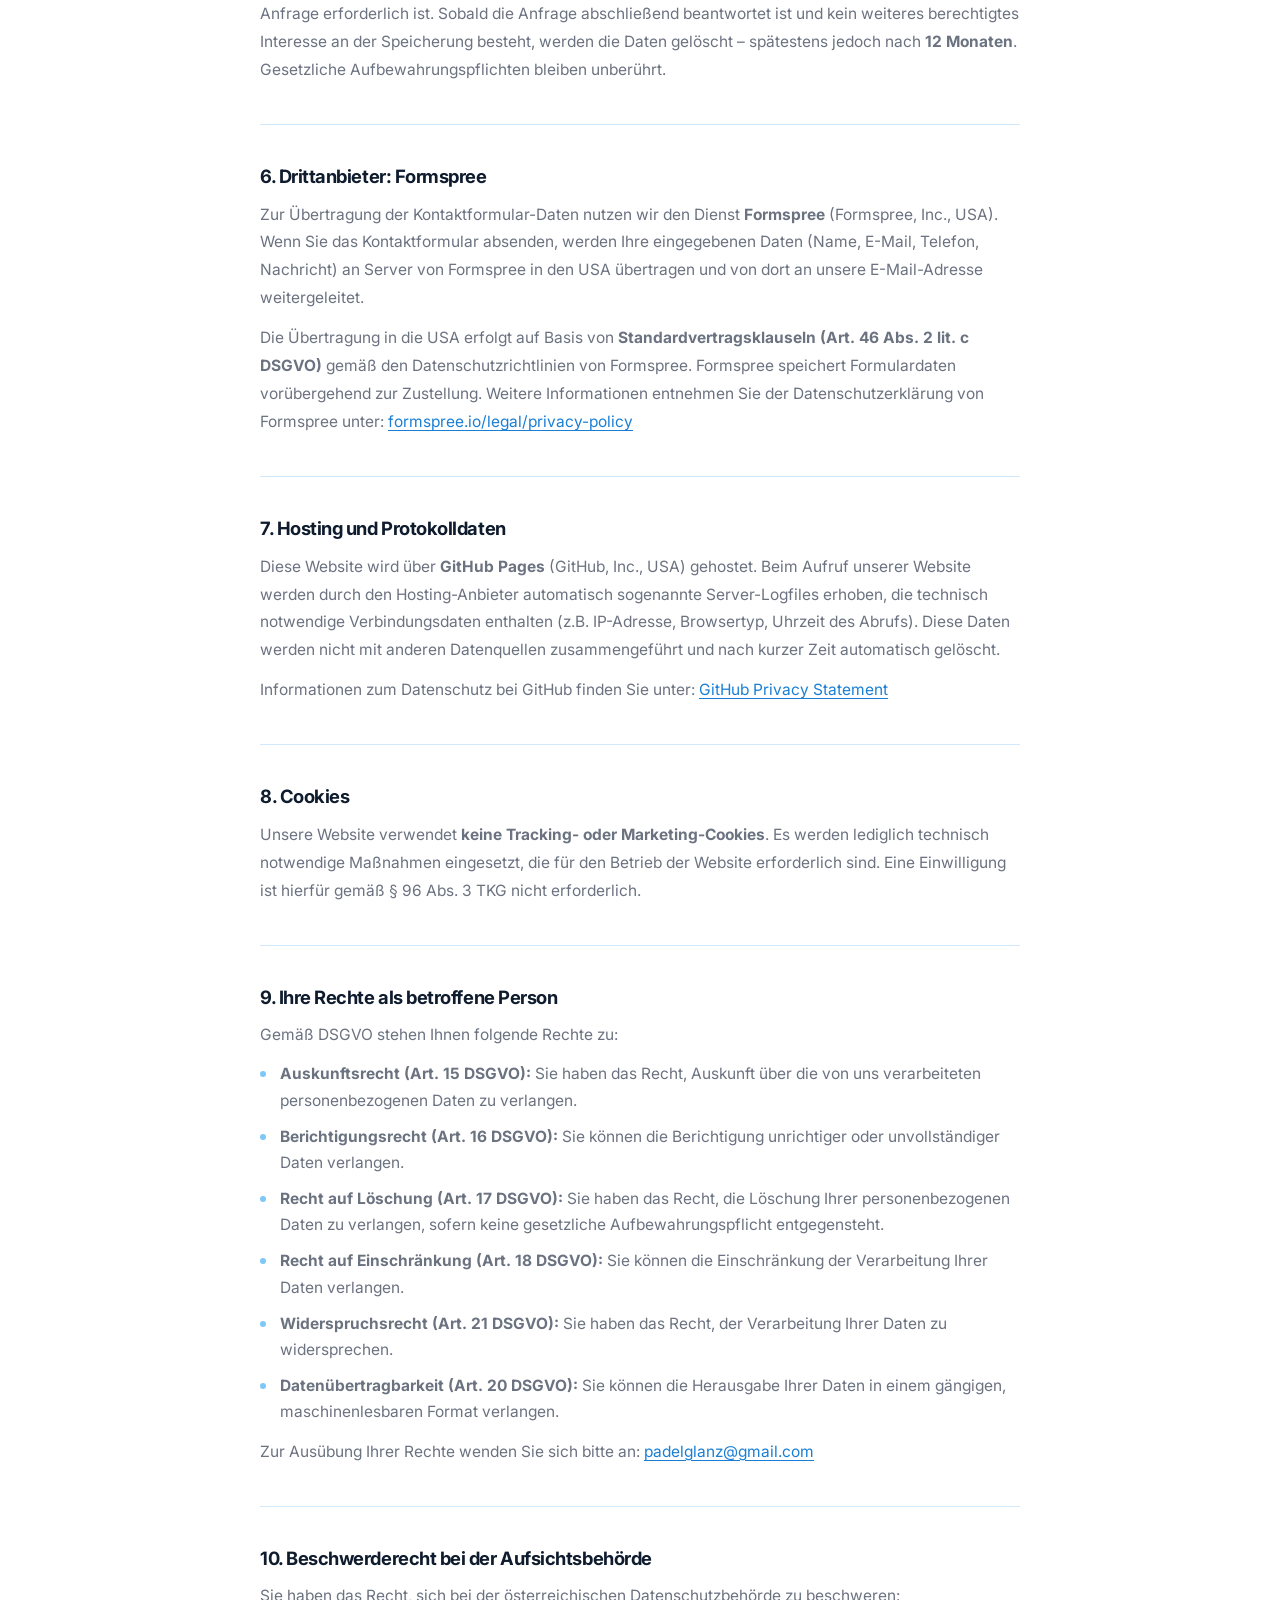
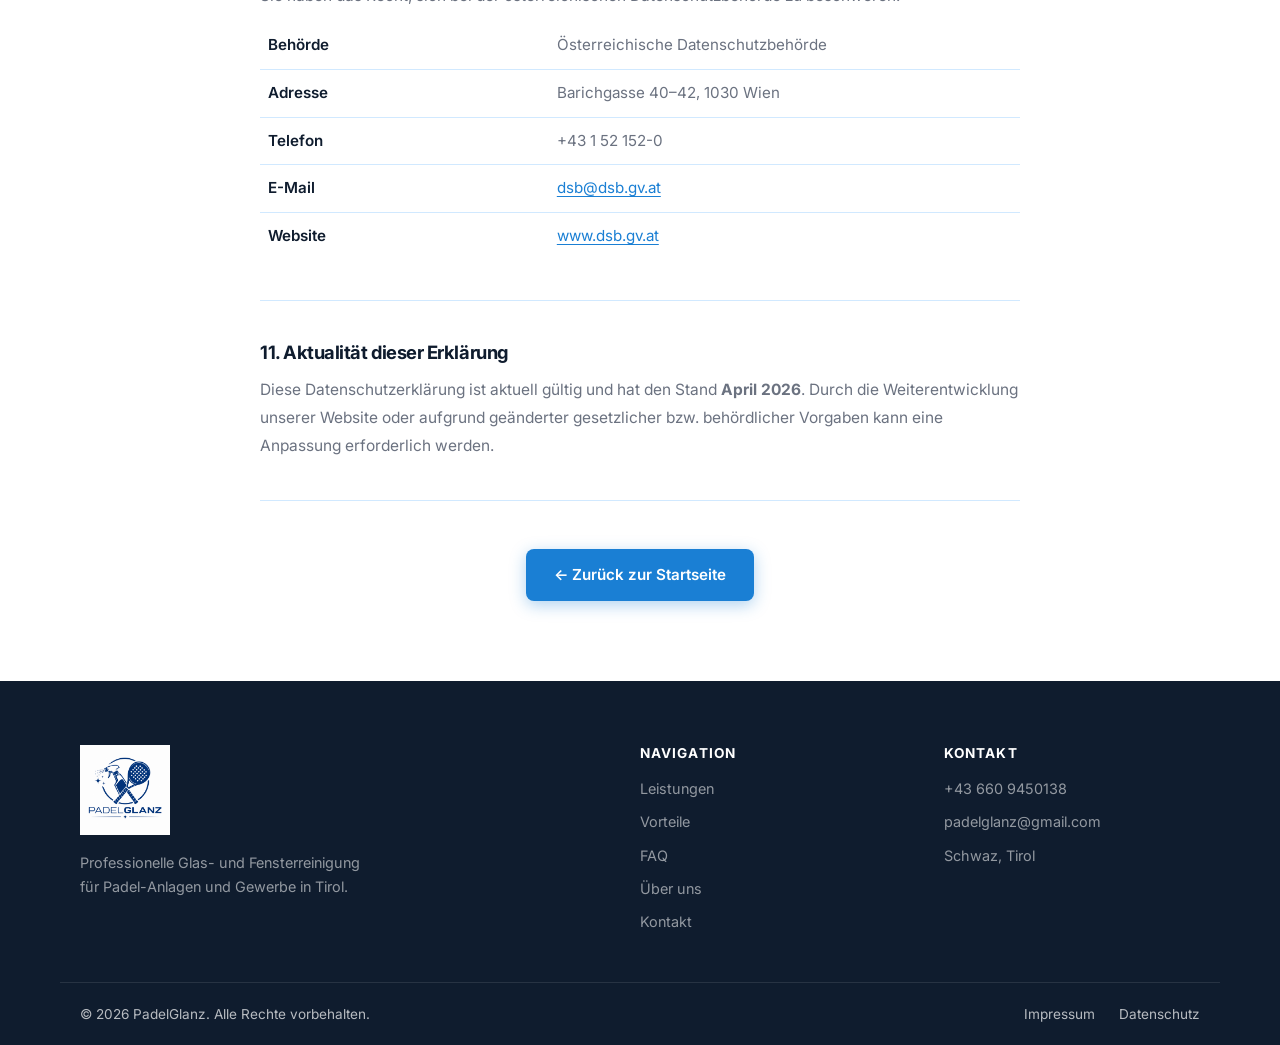
<file: datenschutz.html>
<!DOCTYPE html>
<html lang="de">
<head>
  <meta charset="UTF-8" />
  <meta name="viewport" content="width=device-width, initial-scale=1.0" />
  <meta name="description" content="Datenschutzerklärung von PadelGlanz – Informationen zur Verarbeitung Ihrer personenbezogenen Daten gemäß DSGVO." />
  <meta name="robots" content="noindex, follow" />
  <link rel="icon" type="image/png" href="logo.png" />
  <title>Datenschutzerklärung – PadelGlanz</title>
  <link rel="stylesheet" href="styles.css" />
  <style>
    @import url('https://fonts.googleapis.com/css2?family=Inter:wght@300;400;500;600;700;800&display=swap');
  </style>
</head>
<body>

  <!-- ===================== NAVIGATION ===================== -->
  <header class="navbar" id="navbar">
    <div class="container nav-inner">
      <a href="index.html" class="logo">
        <img src="logo.png" alt="PadelGlanz" class="logo-img logo-img--nav" />
      </a>
      <nav class="nav-links" id="nav-links" aria-label="Hauptnavigation">
        <a href="index.html#leistungen">Leistungen</a>
        <a href="index.html#vorteile">Vorteile</a>
        <a href="index.html#faq">FAQ</a>
        <a href="index.html#ueber-uns">Über uns</a>
        <a href="index.html#kontakt" class="btn btn-nav">Angebot anfordern</a>
      </nav>
      <button class="hamburger" id="hamburger" aria-label="Menü öffnen" aria-expanded="false">
        <span></span><span></span><span></span>
      </button>
    </div>
  </header>

  <main>
    <div class="legal-page">
      <div class="container">
        <div class="legal-header reveal">
          <span class="section-tag">Rechtliches</span>
          <h1>Datenschutzerklärung</h1>
          <p>Gemäß DSGVO (EU) 2016/679 und dem österreichischen Datenschutzgesetz (DSG 2018)</p>
        </div>

        <div class="legal-content reveal">

          <!-- 1. Verantwortlicher -->
          <div class="legal-section">
            <h2>1. Verantwortlicher</h2>
            <p>Verantwortlicher im Sinne der DSGVO ist:</p>
            <table class="legal-table">
              <tr>
                <td>Unternehmensname</td>
                <td>PadelGlanz</td>
              </tr>
              <tr>
                <td>Adresse</td>
                <td>Schwaz, Tirol, Österreich</td>
              </tr>
              <tr>
                <td>Telefon</td>
                <td><a href="tel:+436609450138">+43 660 9450138</a></td>
              </tr>
              <tr>
                <td>E-Mail</td>
                <td><a href="mailto:padelglanz@gmail.com">padelglanz@gmail.com</a></td>
              </tr>
            </table>
          </div>

          <!-- 2. Erhobene Daten -->
          <div class="legal-section">
            <h2>2. Welche Daten wir erheben</h2>
            <p>Wir erheben personenbezogene Daten ausschließlich dann, wenn Sie uns diese
            freiwillig mitteilen – zum Beispiel über unser Kontaktformular. Dabei handelt
            es sich um folgende Daten:</p>
            <ul class="legal-list">
              <li><strong>Name</strong> – zur persönlichen Ansprache und Zuordnung Ihrer Anfrage</li>
              <li><strong>E-Mail-Adresse</strong> – für die Beantwortung Ihrer Anfrage per E-Mail</li>
              <li><strong>Telefonnummer</strong> – optional, für eine schnelle Rücksprache</li>
              <li><strong>Nachrichteninhalt</strong> – der Inhalt Ihrer Anfrage</li>
            </ul>
            <p>Beim bloßen Besuch unserer Website werden keine personenbezogenen Daten
            aktiv erhoben. Es werden keine Tracking-Cookies, keine Analyse-Tools
            (z.B. Google Analytics) und keine Werbenetzwerke eingesetzt.</p>
          </div>

          <!-- 3. Zweck -->
          <div class="legal-section">
            <h2>3. Zweck der Datenverarbeitung</h2>
            <p>Ihre über das Kontaktformular übermittelten Daten werden ausschließlich
            zur Bearbeitung und Beantwortung Ihrer Anfrage verwendet. Eine Weitergabe
            an Dritte erfolgt nicht, mit Ausnahme des technischen Dienstleisters
            Formspree (siehe Punkt 6).</p>
          </div>

          <!-- 4. Rechtsgrundlage -->
          <div class="legal-section">
            <h2>4. Rechtsgrundlage der Verarbeitung</h2>
            <p>Die Verarbeitung Ihrer Daten bei der Kontaktaufnahme erfolgt auf Basis von
            <strong>Art. 6 Abs. 1 lit. b DSGVO</strong> (Verarbeitung zur Durchführung
            vorvertraglicher Maßnahmen) sowie <strong>Art. 6 Abs. 1 lit. f DSGVO</strong>
            (berechtigtes Interesse an der Bearbeitung von Kundenanfragen).</p>
          </div>

          <!-- 5. Speicherdauer -->
          <div class="legal-section">
            <h2>5. Speicherdauer</h2>
            <p>Ihre personenbezogenen Daten werden nur so lange gespeichert, wie es für
            die Bearbeitung Ihrer Anfrage erforderlich ist. Sobald die Anfrage abschließend
            beantwortet ist und kein weiteres berechtigtes Interesse an der Speicherung
            besteht, werden die Daten gelöscht – spätestens jedoch nach
            <strong>12 Monaten</strong>. Gesetzliche Aufbewahrungspflichten bleiben
            unberührt.</p>
          </div>

          <!-- 6. Formspree -->
          <div class="legal-section">
            <h2>6. Drittanbieter: Formspree</h2>
            <p>Zur Übertragung der Kontaktformular-Daten nutzen wir den Dienst
            <strong>Formspree</strong> (Formspree, Inc., USA). Wenn Sie das Kontaktformular
            absenden, werden Ihre eingegebenen Daten (Name, E-Mail, Telefon, Nachricht)
            an Server von Formspree in den USA übertragen und von dort an unsere
            E-Mail-Adresse weitergeleitet.</p>
            <p>Die Übertragung in die USA erfolgt auf Basis von
            <strong>Standardvertragsklauseln (Art. 46 Abs. 2 lit. c DSGVO)</strong>
            gemäß den Datenschutzrichtlinien von Formspree. Formspree speichert
            Formulardaten vorübergehend zur Zustellung. Weitere Informationen entnehmen
            Sie der Datenschutzerklärung von Formspree unter:
            <a href="https://formspree.io/legal/privacy-policy" target="_blank"
               rel="noopener noreferrer">formspree.io/legal/privacy-policy</a></p>
          </div>

          <!-- 7. Hosting -->
          <div class="legal-section">
            <h2>7. Hosting und Protokolldaten</h2>
            <p>Diese Website wird über <strong>GitHub Pages</strong> (GitHub, Inc., USA)
            gehostet. Beim Aufruf unserer Website werden durch den Hosting-Anbieter
            automatisch sogenannte Server-Logfiles erhoben, die technisch notwendige
            Verbindungsdaten enthalten (z.B. IP-Adresse, Browsertyp, Uhrzeit des
            Abrufs). Diese Daten werden nicht mit anderen Datenquellen zusammengeführt
            und nach kurzer Zeit automatisch gelöscht.</p>
            <p>Informationen zum Datenschutz bei GitHub finden Sie unter:
            <a href="https://docs.github.com/de/site-policy/privacy-policies/github-general-privacy-statement"
               target="_blank" rel="noopener noreferrer">GitHub Privacy Statement</a></p>
          </div>

          <!-- 8. Cookies -->
          <div class="legal-section">
            <h2>8. Cookies</h2>
            <p>Unsere Website verwendet <strong>keine Tracking- oder Marketing-Cookies</strong>.
            Es werden lediglich technisch notwendige Maßnahmen eingesetzt, die für den
            Betrieb der Website erforderlich sind. Eine Einwilligung ist hierfür gemäß
            § 96 Abs. 3 TKG nicht erforderlich.</p>
          </div>

          <!-- 9. Rechte -->
          <div class="legal-section">
            <h2>9. Ihre Rechte als betroffene Person</h2>
            <p>Gemäß DSGVO stehen Ihnen folgende Rechte zu:</p>
            <ul class="legal-list">
              <li><strong>Auskunftsrecht (Art. 15 DSGVO):</strong> Sie haben das Recht,
              Auskunft über die von uns verarbeiteten personenbezogenen Daten zu verlangen.</li>
              <li><strong>Berichtigungsrecht (Art. 16 DSGVO):</strong> Sie können die
              Berichtigung unrichtiger oder unvollständiger Daten verlangen.</li>
              <li><strong>Recht auf Löschung (Art. 17 DSGVO):</strong> Sie haben das Recht,
              die Löschung Ihrer personenbezogenen Daten zu verlangen, sofern keine
              gesetzliche Aufbewahrungspflicht entgegensteht.</li>
              <li><strong>Recht auf Einschränkung (Art. 18 DSGVO):</strong> Sie können die
              Einschränkung der Verarbeitung Ihrer Daten verlangen.</li>
              <li><strong>Widerspruchsrecht (Art. 21 DSGVO):</strong> Sie haben das Recht,
              der Verarbeitung Ihrer Daten zu widersprechen.</li>
              <li><strong>Datenübertragbarkeit (Art. 20 DSGVO):</strong> Sie können die
              Herausgabe Ihrer Daten in einem gängigen, maschinenlesbaren Format verlangen.</li>
            </ul>
            <p>Zur Ausübung Ihrer Rechte wenden Sie sich bitte an:
            <a href="mailto:padelglanz@gmail.com">padelglanz@gmail.com</a></p>
          </div>

          <!-- 10. Beschwerderecht -->
          <div class="legal-section">
            <h2>10. Beschwerderecht bei der Aufsichtsbehörde</h2>
            <p>Sie haben das Recht, sich bei der österreichischen Datenschutzbehörde
            zu beschweren:</p>
            <table class="legal-table">
              <tr>
                <td>Behörde</td>
                <td>Österreichische Datenschutzbehörde</td>
              </tr>
              <tr>
                <td>Adresse</td>
                <td>Barichgasse 40–42, 1030 Wien</td>
              </tr>
              <tr>
                <td>Telefon</td>
                <td>+43 1 52 152-0</td>
              </tr>
              <tr>
                <td>E-Mail</td>
                <td><a href="mailto:dsb@dsb.gv.at">dsb@dsb.gv.at</a></td>
              </tr>
              <tr>
                <td>Website</td>
                <td><a href="https://www.dsb.gv.at" target="_blank" rel="noopener noreferrer">www.dsb.gv.at</a></td>
              </tr>
            </table>
          </div>

          <!-- 11. Aktualität -->
          <div class="legal-section">
            <h2>11. Aktualität dieser Erklärung</h2>
            <p>Diese Datenschutzerklärung ist aktuell gültig und hat den Stand
            <strong>April 2026</strong>. Durch die Weiterentwicklung unserer Website
            oder aufgrund geänderter gesetzlicher bzw. behördlicher Vorgaben kann eine
            Anpassung erforderlich werden.</p>
          </div>

          <div class="legal-back">
            <a href="index.html" class="btn btn-primary">← Zurück zur Startseite</a>
          </div>

        </div>
      </div>
    </div>
  </main>

  <!-- ===================== FOOTER ===================== -->
  <footer class="footer">
    <div class="container footer-inner">
      <div class="footer-brand">
        <a href="index.html" class="logo logo-light">
          <img src="logo.png" alt="PadelGlanz" class="logo-img logo-img--footer" />
        </a>
        <p>Professionelle Glas- und Fensterreinigung<br/>für Padel-Anlagen und Gewerbe in Tirol.</p>
      </div>
      <div class="footer-links">
        <h5>Navigation</h5>
        <a href="index.html#leistungen">Leistungen</a>
        <a href="index.html#vorteile">Vorteile</a>
        <a href="index.html#faq">FAQ</a>
        <a href="index.html#ueber-uns">Über uns</a>
        <a href="index.html#kontakt">Kontakt</a>
      </div>
      <div class="footer-links">
        <h5>Kontakt</h5>
        <a href="tel:+436609450138">+43 660 9450138</a>
        <a href="mailto:padelglanz@gmail.com">padelglanz@gmail.com</a>
        <span>Schwaz, Tirol</span>
      </div>
    </div>
    <div class="footer-bottom">
      <div class="container">
        <span>© 2026 PadelGlanz. Alle Rechte vorbehalten.</span>
        <div class="footer-legal">
          <a href="impressum.html">Impressum</a>
          <a href="datenschutz.html">Datenschutz</a>
        </div>
      </div>
    </div>
  </footer>

  <script src="script.js"></script>
</body>
</html>
</file>
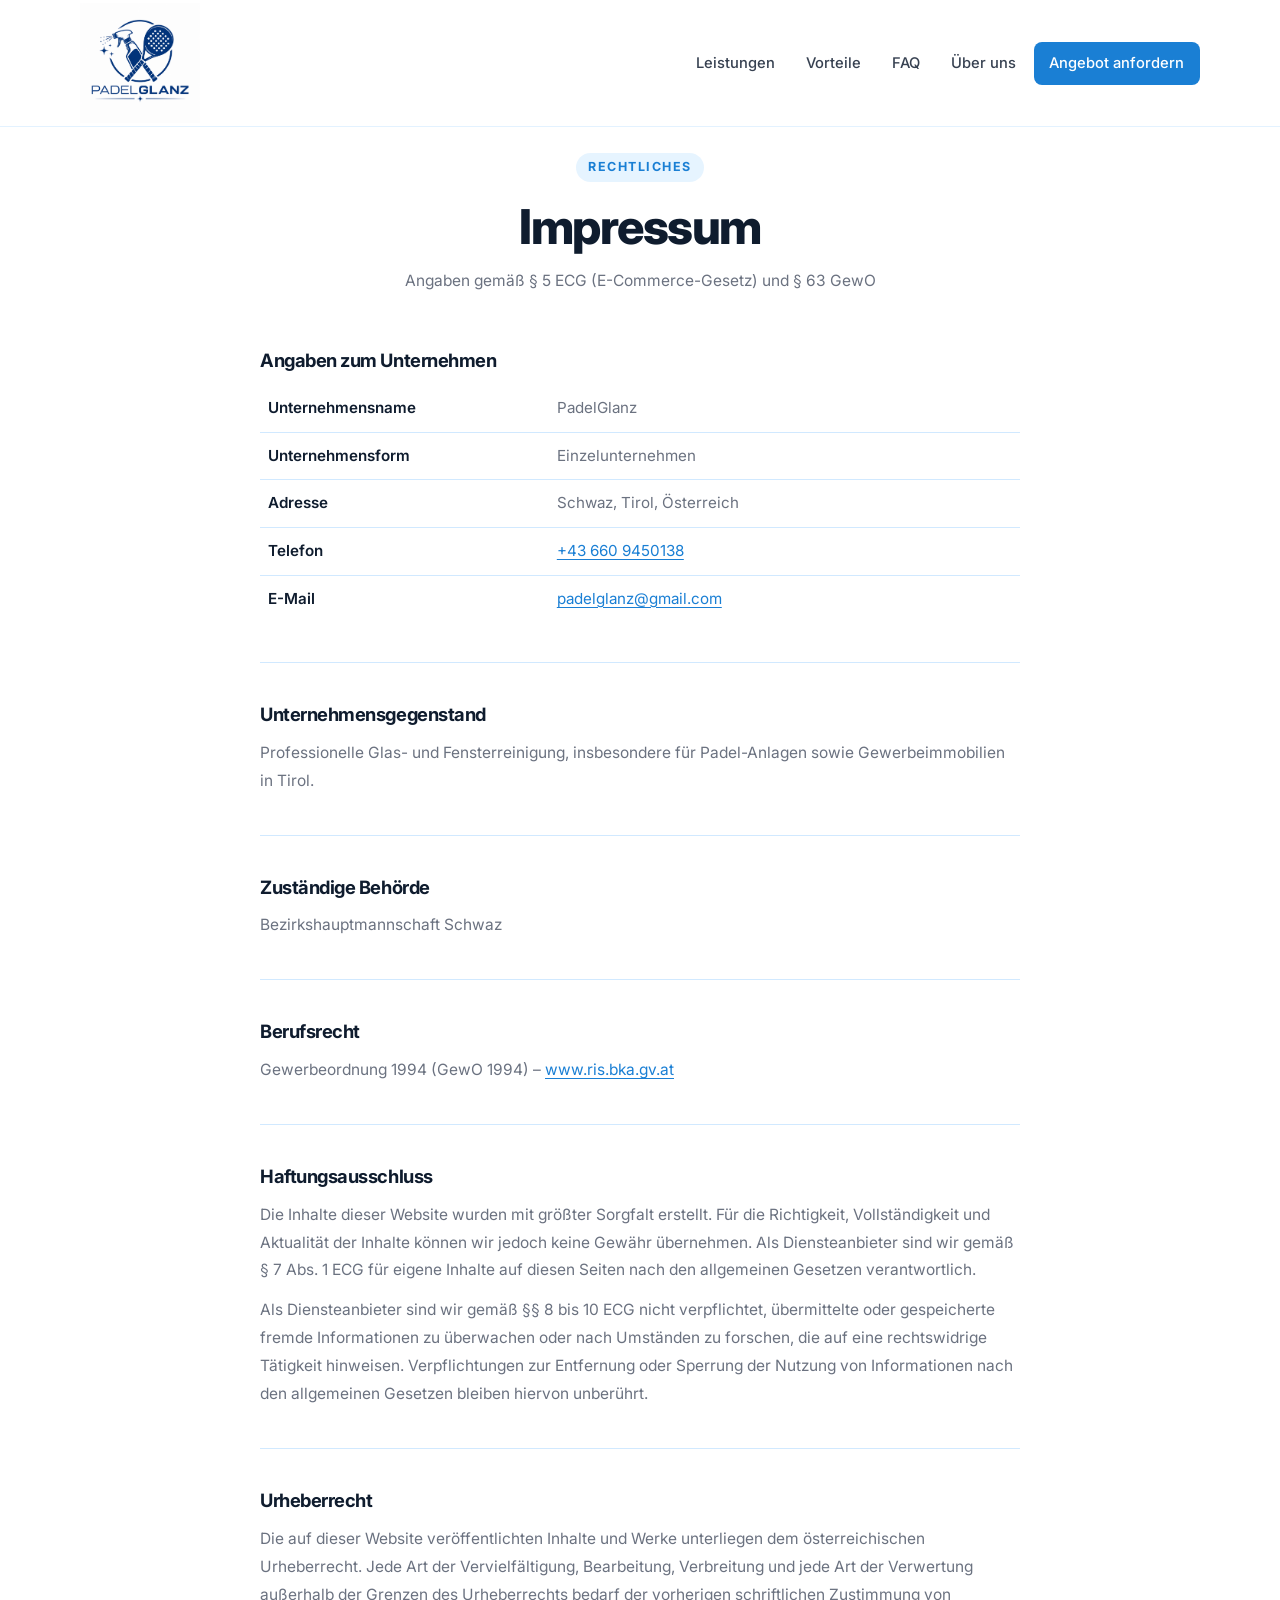
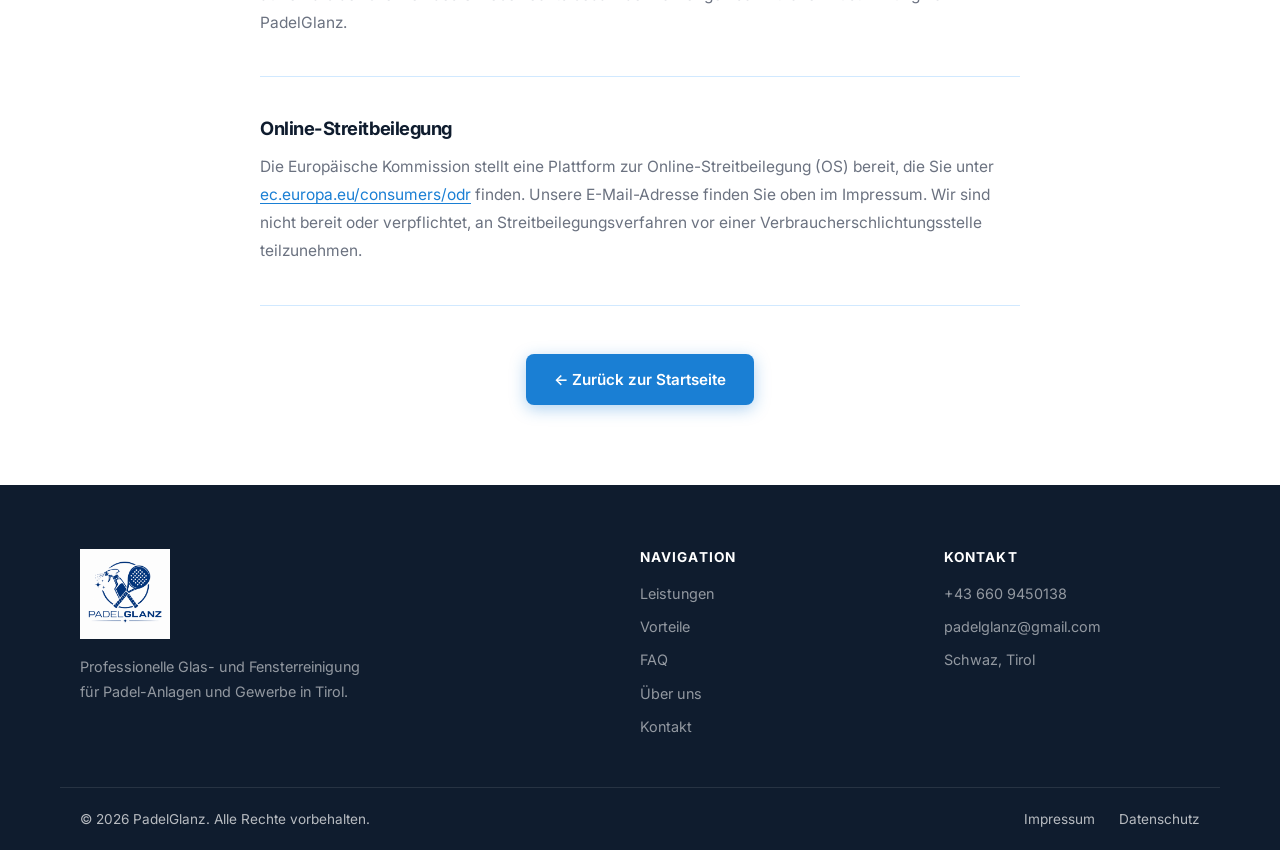
<file: impressum.html>
<!DOCTYPE html>
<html lang="de">
<head>
  <meta charset="UTF-8" />
  <meta name="viewport" content="width=device-width, initial-scale=1.0" />
  <meta name="description" content="Impressum von PadelGlanz – Glas- und Fensterreinigung in Schwaz, Tirol." />
  <meta name="robots" content="noindex, follow" />
  <link rel="icon" type="image/png" href="logo.png" />
  <title>Impressum – PadelGlanz</title>
  <link rel="stylesheet" href="styles.css" />
  <style>
    @import url('https://fonts.googleapis.com/css2?family=Inter:wght@300;400;500;600;700;800&display=swap');
  </style>
</head>
<body>

  <!-- ===================== NAVIGATION ===================== -->
  <header class="navbar" id="navbar">
    <div class="container nav-inner">
      <a href="index.html" class="logo">
        <img src="logo.png" alt="PadelGlanz" class="logo-img logo-img--nav" />
      </a>
      <nav class="nav-links" id="nav-links" aria-label="Hauptnavigation">
        <a href="index.html#leistungen">Leistungen</a>
        <a href="index.html#vorteile">Vorteile</a>
        <a href="index.html#faq">FAQ</a>
        <a href="index.html#ueber-uns">Über uns</a>
        <a href="index.html#kontakt" class="btn btn-nav">Angebot anfordern</a>
      </nav>
      <button class="hamburger" id="hamburger" aria-label="Menü öffnen" aria-expanded="false">
        <span></span><span></span><span></span>
      </button>
    </div>
  </header>

  <main>
    <div class="legal-page">
      <div class="container">
        <div class="legal-header reveal">
          <span class="section-tag">Rechtliches</span>
          <h1>Impressum</h1>
          <p>Angaben gemäß § 5 ECG (E-Commerce-Gesetz) und § 63 GewO</p>
        </div>

        <div class="legal-content reveal">

          <div class="legal-section">
            <h2>Angaben zum Unternehmen</h2>
            <table class="legal-table">
              <tr>
                <td>Unternehmensname</td>
                <td>PadelGlanz</td>
              </tr>
              <tr>
                <td>Unternehmensform</td>
                <td>Einzelunternehmen</td>
              </tr>
              <tr>
                <td>Adresse</td>
                <td>Schwaz, Tirol, Österreich</td>
              </tr>
              <tr>
                <td>Telefon</td>
                <td><a href="tel:+436609450138">+43 660 9450138</a></td>
              </tr>
              <tr>
                <td>E-Mail</td>
                <td><a href="mailto:padelglanz@gmail.com">padelglanz@gmail.com</a></td>
              </tr>
            </table>
          </div>

          <div class="legal-section">
            <h2>Unternehmensgegenstand</h2>
            <p>Professionelle Glas- und Fensterreinigung, insbesondere für Padel-Anlagen
            sowie Gewerbeimmobilien in Tirol.</p>
          </div>

          <div class="legal-section">
            <h2>Zuständige Behörde</h2>
            <p>Bezirkshauptmannschaft Schwaz</p>
          </div>

          <div class="legal-section">
            <h2>Berufsrecht</h2>
            <p>Gewerbeordnung 1994 (GewO 1994) –
            <a href="https://www.ris.bka.gv.at" target="_blank" rel="noopener noreferrer">
            www.ris.bka.gv.at</a></p>
          </div>

          <div class="legal-section">
            <h2>Haftungsausschluss</h2>
            <p>Die Inhalte dieser Website wurden mit größter Sorgfalt erstellt. Für die
            Richtigkeit, Vollständigkeit und Aktualität der Inhalte können wir jedoch
            keine Gewähr übernehmen. Als Diensteanbieter sind wir gemäß § 7 Abs. 1 ECG
            für eigene Inhalte auf diesen Seiten nach den allgemeinen Gesetzen
            verantwortlich.</p>
            <p>Als Diensteanbieter sind wir gemäß §§ 8 bis 10 ECG nicht verpflichtet,
            übermittelte oder gespeicherte fremde Informationen zu überwachen oder nach
            Umständen zu forschen, die auf eine rechtswidrige Tätigkeit hinweisen.
            Verpflichtungen zur Entfernung oder Sperrung der Nutzung von Informationen
            nach den allgemeinen Gesetzen bleiben hiervon unberührt.</p>
          </div>

          <div class="legal-section">
            <h2>Urheberrecht</h2>
            <p>Die auf dieser Website veröffentlichten Inhalte und Werke unterliegen dem
            österreichischen Urheberrecht. Jede Art der Vervielfältigung, Bearbeitung,
            Verbreitung und jede Art der Verwertung außerhalb der Grenzen des
            Urheberrechts bedarf der vorherigen schriftlichen Zustimmung von PadelGlanz.</p>
          </div>

          <div class="legal-section">
            <h2>Online-Streitbeilegung</h2>
            <p>Die Europäische Kommission stellt eine Plattform zur Online-Streitbeilegung
            (OS) bereit, die Sie unter
            <a href="https://ec.europa.eu/consumers/odr" target="_blank" rel="noopener noreferrer">
            ec.europa.eu/consumers/odr</a> finden. Unsere E-Mail-Adresse finden Sie oben
            im Impressum. Wir sind nicht bereit oder verpflichtet, an
            Streitbeilegungsverfahren vor einer Verbraucherschlichtungsstelle teilzunehmen.</p>
          </div>

          <div class="legal-back">
            <a href="index.html" class="btn btn-primary">← Zurück zur Startseite</a>
          </div>

        </div>
      </div>
    </div>
  </main>

  <!-- ===================== FOOTER ===================== -->
  <footer class="footer">
    <div class="container footer-inner">
      <div class="footer-brand">
        <a href="index.html" class="logo logo-light">
          <img src="logo.png" alt="PadelGlanz" class="logo-img logo-img--footer" />
        </a>
        <p>Professionelle Glas- und Fensterreinigung<br/>für Padel-Anlagen und Gewerbe in Tirol.</p>
      </div>
      <div class="footer-links">
        <h5>Navigation</h5>
        <a href="index.html#leistungen">Leistungen</a>
        <a href="index.html#vorteile">Vorteile</a>
        <a href="index.html#faq">FAQ</a>
        <a href="index.html#ueber-uns">Über uns</a>
        <a href="index.html#kontakt">Kontakt</a>
      </div>
      <div class="footer-links">
        <h5>Kontakt</h5>
        <a href="tel:+436609450138">+43 660 9450138</a>
        <a href="mailto:padelglanz@gmail.com">padelglanz@gmail.com</a>
        <span>Schwaz, Tirol</span>
      </div>
    </div>
    <div class="footer-bottom">
      <div class="container">
        <span>© 2026 PadelGlanz. Alle Rechte vorbehalten.</span>
        <div class="footer-legal">
          <a href="impressum.html">Impressum</a>
          <a href="datenschutz.html">Datenschutz</a>
        </div>
      </div>
    </div>
  </footer>

  <script src="script.js"></script>
</body>
</html>
</file>
<file: styles.css>
/* =============================================================
   ClearView Tirol – Haupt-Stylesheet
   Mobile-first, BEM-ähnliche Struktur, CSS Custom Properties
   ============================================================= */

/* ---------- Custom Properties ---------- */
:root {
  --blue-deep:    #1a7fd4;
  --blue-mid:     #2e95eb;
  --blue-light:   #7ec8f7;
  --blue-pale:    #e6f4ff;
  --blue-xpale:   #f0f8ff;
  --white:        #ffffff;
  --text-dark:    #0f1c2e;
  --text-mid:     #374151;
  --text-muted:   #6b7280;
  --border:       #d1e9ff;
  --yellow:       #fbbf24;
  --shadow-sm:    0 1px 4px rgba(26,127,212,.08);
  --shadow-md:    0 4px 20px rgba(26,127,212,.12);
  --shadow-lg:    0 12px 48px rgba(26,127,212,.18);
  --radius-sm:    8px;
  --radius-md:    14px;
  --radius-lg:    22px;
  --radius-xl:    32px;
  --transition:   0.28s cubic-bezier(0.4, 0, 0.2, 1);
  --max-w:        1160px;
}

/* ---------- Reset & Base ---------- */
*, *::before, *::after { box-sizing: border-box; margin: 0; padding: 0; }

html {
  scroll-behavior: smooth;
  -webkit-text-size-adjust: 100%;
}

body {
  font-family: 'Inter', -apple-system, BlinkMacSystemFont, 'Segoe UI', sans-serif;
  font-size: 1rem;
  line-height: 1.65;
  color: var(--text-mid);
  background: var(--white);
  -webkit-font-smoothing: antialiased;
  overflow-x: hidden;
}

img, svg { display: block; max-width: 100%; }
a { color: inherit; text-decoration: none; }
ul { list-style: none; }
button { cursor: pointer; font: inherit; }

/* ---------- Typography ---------- */
h1, h2, h3, h4, h5 {
  color: var(--text-dark);
  line-height: 1.2;
  font-weight: 700;
}

h1 { font-size: clamp(2.2rem, 5vw, 3.8rem); font-weight: 800; letter-spacing: -0.03em; }
h2 { font-size: clamp(1.8rem, 3.5vw, 2.8rem); font-weight: 800; letter-spacing: -0.025em; }
h3 { font-size: 1.2rem; font-weight: 700; }
h4 { font-size: 1.05rem; font-weight: 700; }

p { color: var(--text-mid); }
em { font-style: italic; color: var(--blue-deep); }

/* ---------- Layout Helpers ---------- */
.container {
  width: 100%;
  max-width: var(--max-w);
  margin-inline: auto;
  padding-inline: 1.25rem;
}

.section {
  padding-block: 6rem;
}

.section-light {
  background: var(--blue-xpale);
}

.section-header {
  text-align: center;
  max-width: 640px;
  margin-inline: auto;
  margin-bottom: 4rem;
}

.section-header p {
  margin-top: 1rem;
  font-size: 1.1rem;
  color: var(--text-muted);
}

.section-tag {
  display: inline-block;
  font-size: 0.78rem;
  font-weight: 700;
  letter-spacing: 0.12em;
  text-transform: uppercase;
  color: var(--blue-deep);
  background: var(--blue-pale);
  padding: 0.35em 1em;
  border-radius: 100px;
  margin-bottom: 1rem;
}

/* ---------- Buttons ---------- */
.btn {
  display: inline-flex;
  align-items: center;
  justify-content: center;
  gap: 0.4rem;
  padding: 0.7rem 1.6rem;
  border-radius: var(--radius-sm);
  font-weight: 600;
  font-size: 0.95rem;
  border: 2px solid transparent;
  transition: background var(--transition), color var(--transition),
              border-color var(--transition), transform var(--transition),
              box-shadow var(--transition);
  white-space: nowrap;
  position: relative;
  overflow: hidden;
}

.btn::after {
  content: '';
  position: absolute;
  inset: 0;
  background: rgba(255,255,255,0.12);
  opacity: 0;
  transition: opacity var(--transition);
}

.btn:hover::after { opacity: 1; }
.btn:active { transform: translateY(1px); }

.btn-primary {
  background: var(--blue-deep);
  color: var(--white);
  box-shadow: 0 4px 16px rgba(26,127,212,.35);
}
.btn-primary:hover {
  background: var(--blue-mid);
  box-shadow: 0 6px 24px rgba(26,127,212,.45);
  transform: translateY(-2px);
}

.btn-ghost {
  background: transparent;
  color: var(--blue-deep);
  border-color: var(--blue-deep);
}
.btn-ghost:hover {
  background: var(--blue-pale);
  transform: translateY(-2px);
}

.btn-white {
  background: var(--white);
  color: var(--blue-deep);
  box-shadow: 0 4px 16px rgba(0,0,0,.1);
}
.btn-white:hover {
  background: var(--blue-pale);
  transform: translateY(-2px);
  box-shadow: 0 8px 28px rgba(0,0,0,.15);
}

.btn-nav {
  background: var(--blue-deep);
  color: var(--white) !important;
  padding: 0.55rem 1.2rem;
  font-size: 0.88rem;
}
.btn-nav:hover { background: var(--blue-mid); transform: translateY(-1px); }

.btn-lg {
  padding: 0.95rem 2rem;
  font-size: 1.02rem;
  border-radius: var(--radius-md);
}

.btn-block {
  width: 100%;
  padding: 1rem;
  font-size: 1.05rem;
}

/* ---------- Navbar ---------- */
.navbar {
  position: fixed;
  top: 0;
  left: 0;
  right: 0;
  z-index: 1000;
  padding-block: 0.2rem;
  background: rgba(255,255,255,0.8);
  backdrop-filter: blur(14px);
  -webkit-backdrop-filter: blur(14px);
  border-bottom: 1px solid rgba(209,233,255,0.6);
  transition: box-shadow var(--transition), padding var(--transition);
}

.navbar.scrolled {
  padding-block: 0.2rem;
  box-shadow: var(--shadow-md);
}

.nav-inner {
  display: flex;
  align-items: center;
  justify-content: space-between;
  gap: 1.5rem;
}

.logo {
  display: flex;
  align-items: center;
  gap: 0.7rem;
  font-size: 1.1rem;
  font-weight: 600;
  color: var(--text-dark);
  flex-shrink: 0;
}
.logo strong { color: var(--blue-deep); }
.logo-icon { width: 36px; height: 36px; }
.logo-img--nav    { height: 120px; width: auto; display: block; }
.logo-img--footer { height: 90px; width: auto; display: block; }

.nav-links {
  display: flex;
  align-items: center;
  gap: 0.25rem;
}

.nav-links a {
  padding: 0.45rem 0.85rem;
  border-radius: var(--radius-sm);
  font-size: 0.92rem;
  font-weight: 500;
  color: var(--text-mid);
  transition: background var(--transition), color var(--transition);
}
.nav-links a:not(.btn-nav):hover {
  background: var(--blue-pale);
  color: var(--blue-deep);
}

.hamburger {
  display: none;
  flex-direction: column;
  gap: 5px;
  background: none;
  border: none;
  padding: 0.35rem;
  border-radius: var(--radius-sm);
}
.hamburger span {
  display: block;
  width: 24px;
  height: 2px;
  background: var(--text-dark);
  border-radius: 2px;
  transition: transform var(--transition), opacity var(--transition);
}
.hamburger.open span:nth-child(1) { transform: translateY(7px) rotate(45deg); }
.hamburger.open span:nth-child(2) { opacity: 0; }
.hamburger.open span:nth-child(3) { transform: translateY(-7px) rotate(-45deg); }

/* ---------- Hero ---------- */
.hero {
  position: relative;
  background: linear-gradient(135deg, var(--blue-pale) 0%, #c8e8ff 50%, #dff0ff 100%);
  padding-top: 9.5rem;
  padding-bottom: 5rem;
  overflow: hidden;
}

.hero-bg-shape {
  position: absolute;
  top: -120px;
  right: -180px;
  width: 600px;
  height: 600px;
  border-radius: 50%;
  background: radial-gradient(circle, rgba(122,200,247,0.4) 0%, transparent 70%);
  pointer-events: none;
}

.hero-inner {
  display: grid;
  grid-template-columns: 1fr 1fr;
  gap: 4rem;
  align-items: center;
}

.badge {
  display: inline-flex;
  align-items: center;
  gap: 0.5rem;
  font-size: 0.82rem;
  font-weight: 700;
  letter-spacing: 0.06em;
  color: var(--blue-deep);
  background: rgba(255,255,255,0.8);
  border: 1px solid var(--border);
  padding: 0.4em 1em;
  border-radius: 100px;
  margin-bottom: 1.25rem;
  backdrop-filter: blur(8px);
}

.hero-content h1 {
  margin-bottom: 1.25rem;
  background: linear-gradient(135deg, var(--text-dark) 0%, var(--blue-deep) 100%);
  -webkit-background-clip: text;
  -webkit-text-fill-color: transparent;
  background-clip: text;
}

.hero-sub {
  font-size: 1.15rem;
  color: var(--text-mid);
  max-width: 480px;
  margin-bottom: 2rem;
  line-height: 1.7;
}

.hero-ctas {
  display: flex;
  gap: 1rem;
  flex-wrap: wrap;
  margin-bottom: 2.5rem;
}

.hero-stats {
  display: flex;
  align-items: center;
  gap: 1.5rem;
}

.stat {
  display: flex;
  flex-direction: column;
}
.stat strong {
  font-size: 1.6rem;
  font-weight: 800;
  color: var(--blue-deep);
  line-height: 1;
}
.stat span {
  font-size: 0.8rem;
  color: var(--text-muted);
  margin-top: 0.2rem;
}

.stat-divider {
  width: 1px;
  height: 40px;
  background: var(--border);
  flex-shrink: 0;
}

/* Hero visual */
.hero-visual {
  position: relative;
  display: flex;
  justify-content: center;
}

.hero-card {
  position: relative;
  background: var(--white);
  border-radius: var(--radius-xl);
  padding: 1.5rem;
  box-shadow: var(--shadow-lg);
  border: 1px solid rgba(255,255,255,0.8);
}

.hero-card-inner {
  border-radius: var(--radius-lg);
  overflow: hidden;
}

.hero-illustration { width: 100%; max-width: 420px; }

.floating-badge {
  position: absolute;
  display: flex;
  align-items: center;
  gap: 0.5rem;
  background: var(--white);
  border-radius: 100px;
  padding: 0.5rem 1rem;
  box-shadow: var(--shadow-md);
  font-size: 0.82rem;
  font-weight: 700;
  color: var(--text-dark);
  border: 1px solid var(--border);
  animation: float 3s ease-in-out infinite;
}
.floating-badge svg { width: 18px; height: 18px; flex-shrink: 0; }

.fb-1 { top: 10%; right: -1rem; animation-delay: 0s; }
.fb-2 { bottom: 15%; left: -1rem; animation-delay: 1.5s; }

@keyframes float {
  0%, 100% { transform: translateY(0); }
  50%       { transform: translateY(-8px); }
}

.hero-wave {
  position: absolute;
  bottom: -1px;
  left: 0;
  right: 0;
  line-height: 0;
}
.hero-wave svg { width: 100%; height: 80px; }

/* ---------- Trust Bar ---------- */
.trust-bar {
  padding-block: 2.5rem;
  border-bottom: 1px solid var(--border);
}

.trust-inner {
  display: flex;
  flex-direction: column;
  align-items: center;
  gap: 1.5rem;
}

.trust-label {
  font-size: 0.82rem;
  font-weight: 600;
  letter-spacing: 0.08em;
  text-transform: uppercase;
  color: var(--text-muted);
}

.trust-logos {
  display: flex;
  gap: 1.5rem 2.5rem;
  flex-wrap: wrap;
  justify-content: center;
}

.trust-logo {
  font-size: 0.88rem;
  font-weight: 700;
  color: var(--text-muted);
  padding: 0.4rem 1rem;
  border-radius: 6px;
  border: 1.5px solid var(--border);
  opacity: 0.7;
  transition: opacity var(--transition), border-color var(--transition);
}
.trust-logo:hover { opacity: 1; border-color: var(--blue-light); }

/* ---------- Services ---------- */
.services-grid {
  display: grid;
  grid-template-columns: repeat(4, 1fr);
  gap: 1.25rem;
}

@media (max-width: 1000px) {
  .services-grid { grid-template-columns: repeat(2, 1fr); }
}

@media (max-width: 600px) {
  .services-grid { grid-template-columns: 1fr; }
}

.service-card {
  background: var(--white);
  border: 1.5px solid var(--border);
  border-radius: var(--radius-lg);
  padding: 2rem;
  transition: transform var(--transition), box-shadow var(--transition), border-color var(--transition);
}
.service-card:hover {
  transform: translateY(-6px);
  box-shadow: var(--shadow-lg);
  border-color: var(--blue-light);
}

.service-icon {
  margin-bottom: 1.25rem;
}
.service-icon svg { width: 48px; height: 48px; }

.service-card h3 {
  margin-bottom: 0.75rem;
}

.service-card p {
  font-size: 0.95rem;
  color: var(--text-muted);
  margin-bottom: 1.25rem;
}

.service-features {
  display: flex;
  flex-direction: column;
  gap: 0.45rem;
}

.service-features li {
  display: flex;
  align-items: center;
  gap: 0.55rem;
  font-size: 0.88rem;
  color: var(--text-mid);
  font-weight: 500;
}

.service-features li::before {
  content: '';
  flex-shrink: 0;
  width: 6px;
  height: 6px;
  border-radius: 50%;
  background: var(--blue-light);
}

/* ---------- Benefits ---------- */
.benefits-layout {
  display: grid;
  grid-template-columns: 1fr 1fr;
  gap: 5rem;
  align-items: center;
}

.benefits-image-wrapper {
  background: var(--white);
  border-radius: var(--radius-xl);
  padding: 1.5rem;
  box-shadow: var(--shadow-md);
  border: 1.5px solid var(--border);
}

.benefits-illustration { width: 100%; }

.benefits-list {
  display: flex;
  flex-direction: column;
  gap: 2rem;
}

.benefit-item {
  display: flex;
  gap: 1.25rem;
  align-items: flex-start;
}

.benefit-icon {
  flex-shrink: 0;
  width: 44px;
  height: 44px;
  border-radius: 12px;
  background: var(--blue-pale);
  display: flex;
  align-items: center;
  justify-content: center;
}
.benefit-icon svg { width: 24px; height: 24px; }

.benefit-item h4 {
  margin-bottom: 0.35rem;
}
.benefit-item p { font-size: 0.93rem; color: var(--text-muted); }

/* ---------- Process ---------- */
.process-steps {
  display: flex;
  align-items: flex-start;
  gap: 0;
  flex-wrap: wrap;
}

.process-step {
  flex: 1;
  min-width: 220px;
  text-align: center;
  padding: 2rem 1.5rem;
  background: var(--white);
  border: 1.5px solid var(--border);
  border-radius: var(--radius-lg);
  position: relative;
  transition: transform var(--transition), box-shadow var(--transition);
}
.process-step:hover {
  transform: translateY(-4px);
  box-shadow: var(--shadow-md);
}

.step-number {
  font-size: 2.8rem;
  font-weight: 900;
  color: var(--blue-pale);
  line-height: 1;
  margin-bottom: 1rem;
  -webkit-text-stroke: 2px var(--blue-light);
}

.step-content h4 { margin-bottom: 0.5rem; }
.step-content p { font-size: 0.92rem; color: var(--text-muted); }

.process-connector {
  flex-shrink: 0;
  width: 48px;
  height: 2px;
  background: linear-gradient(90deg, var(--border), var(--blue-light));
  margin-top: 4rem;
  align-self: flex-start;
}

/* ---------- Reviews ---------- */
.reviews-grid {
  display: grid;
  grid-template-columns: repeat(auto-fit, minmax(280px, 1fr));
  gap: 1.5rem;
}

.review-card {
  background: var(--white);
  border-radius: var(--radius-lg);
  padding: 2rem;
  border: 1.5px solid var(--border);
  box-shadow: var(--shadow-sm);
  transition: transform var(--transition), box-shadow var(--transition);
}
.review-card:hover {
  transform: translateY(-4px);
  box-shadow: var(--shadow-md);
}

.review-stars {
  display: flex;
  gap: 2px;
  margin-bottom: 1rem;
}
.review-stars svg { width: 18px; height: 18px; }

.review-card blockquote {
  font-size: 0.97rem;
  line-height: 1.7;
  color: var(--text-mid);
  font-style: italic;
  margin-bottom: 1.5rem;
  position: relative;
  padding-left: 1rem;
  border-left: 3px solid var(--blue-light);
}

.reviewer {
  display: flex;
  align-items: center;
  gap: 0.85rem;
}

.reviewer-avatar {
  width: 42px;
  height: 42px;
  border-radius: 50%;
  background: var(--blue-deep);
  color: var(--white);
  font-size: 0.78rem;
  font-weight: 700;
  display: flex;
  align-items: center;
  justify-content: center;
  flex-shrink: 0;
}

.reviewer strong {
  display: block;
  font-size: 0.92rem;
  color: var(--text-dark);
}
.reviewer span {
  font-size: 0.8rem;
  color: var(--text-muted);
}

/* ---------- About ---------- */
.about-layout {
  display: grid;
  grid-template-columns: 1fr 1fr;
  gap: 5rem;
  align-items: center;
}

.about-content .section-tag { margin-bottom: 1rem; }

.about-content p {
  margin-top: 1.1rem;
  font-size: 0.97rem;
  line-height: 1.75;
  color: var(--text-muted);
}

.about-highlights {
  display: flex;
  gap: 2rem;
  margin-block: 2rem;
  flex-wrap: wrap;
}

.highlight {
  display: flex;
  flex-direction: column;
}
.highlight strong {
  font-size: 1.8rem;
  font-weight: 800;
  color: var(--blue-deep);
  line-height: 1;
}
.highlight span {
  font-size: 0.82rem;
  color: var(--text-muted);
  margin-top: 0.2rem;
}

.about-card {
  background: var(--white);
  border-radius: var(--radius-xl);
  padding: 1.5rem;
  box-shadow: var(--shadow-lg);
  border: 1.5px solid var(--border);
}
.about-illustration { width: 100%; }

/* ---------- CTA Band ---------- */
.cta-band {
  background: linear-gradient(135deg, var(--blue-deep) 0%, var(--blue-mid) 100%);
  padding-block: 4.5rem;
  position: relative;
  overflow: hidden;
}

.cta-band::before {
  content: '';
  position: absolute;
  top: -80px;
  right: -80px;
  width: 320px;
  height: 320px;
  border-radius: 50%;
  background: rgba(255,255,255,0.06);
}

.cta-inner {
  display: flex;
  align-items: center;
  justify-content: space-between;
  gap: 2rem;
  flex-wrap: wrap;
  position: relative;
}

.cta-inner h2 {
  color: var(--white);
  font-size: clamp(1.5rem, 3vw, 2.2rem);
}
.cta-inner p {
  color: rgba(255,255,255,0.8);
  margin-top: 0.5rem;
  font-size: 1.02rem;
}

/* ---------- Contact ---------- */
.contact-layout {
  display: grid;
  grid-template-columns: 1fr 1.4fr;
  gap: 4rem;
  align-items: start;
}

.contact-info {
  display: flex;
  flex-direction: column;
  gap: 1.75rem;
}

.contact-item {
  display: flex;
  gap: 1rem;
  align-items: flex-start;
}

.contact-icon {
  flex-shrink: 0;
  width: 44px;
  height: 44px;
  border-radius: 12px;
  background: var(--blue-pale);
  display: flex;
  align-items: center;
  justify-content: center;
}
.contact-icon svg { width: 22px; height: 22px; }

.contact-item strong {
  display: block;
  font-size: 0.82rem;
  font-weight: 700;
  text-transform: uppercase;
  letter-spacing: 0.06em;
  color: var(--text-muted);
  margin-bottom: 0.2rem;
}
.contact-item a, .contact-item span {
  font-size: 0.97rem;
  color: var(--text-dark);
  line-height: 1.6;
}
.contact-item a:hover { color: var(--blue-deep); }

/* Form */
.contact-form {
  background: var(--white);
  border-radius: var(--radius-lg);
  padding: 2.5rem;
  box-shadow: var(--shadow-md);
  border: 1.5px solid var(--border);
}

.form-row {
  display: grid;
  grid-template-columns: 1fr 1fr;
  gap: 1rem;
}

.form-group {
  display: flex;
  flex-direction: column;
  gap: 0.5rem;
  margin-bottom: 1.2rem;
}

.form-group label {
  font-size: 0.88rem;
  font-weight: 600;
  color: var(--text-dark);
}
.form-group label span { color: var(--blue-deep); }

.form-group input,
.form-group textarea {
  padding: 0.75rem 1rem;
  border: 1.5px solid var(--border);
  border-radius: var(--radius-sm);
  font: inherit;
  font-size: 0.95rem;
  color: var(--text-dark);
  background: var(--white);
  transition: border-color var(--transition), box-shadow var(--transition);
  outline: none;
  resize: vertical;
}

.form-group input:focus,
.form-group textarea:focus {
  border-color: var(--blue-deep);
  box-shadow: 0 0 0 3px rgba(26,127,212,.12);
}

.form-group input::placeholder,
.form-group textarea::placeholder {
  color: var(--text-muted);
  opacity: 0.7;
}

.form-success {
  display: none;
  margin-top: 1rem;
  padding: 1rem 1.25rem;
  background: #ecfdf5;
  border: 1.5px solid #6ee7b7;
  border-radius: var(--radius-sm);
  color: #065f46;
  font-size: 0.92rem;
  font-weight: 500;
  text-align: center;
}

.form-success.visible { display: block; }

/* ---------- Team / Über uns ---------- */
.team-section {
  background: #0d1f38;
  padding-block: 6rem;
  position: relative;
  overflow: hidden;
}

.team-section::before {
  content: '';
  position: absolute;
  top: -160px;
  right: -160px;
  width: 500px;
  height: 500px;
  border-radius: 50%;
  background: radial-gradient(circle, rgba(26,127,212,0.18) 0%, transparent 70%);
  pointer-events: none;
}

.team-section::after {
  content: '';
  position: absolute;
  bottom: -120px;
  left: -120px;
  width: 400px;
  height: 400px;
  border-radius: 50%;
  background: radial-gradient(circle, rgba(122,200,247,0.08) 0%, transparent 70%);
  pointer-events: none;
}

/* Section tag light variant for dark backgrounds */
.section-tag--light {
  background: rgba(122,200,247,0.15);
  color: var(--blue-light);
  border: 1px solid rgba(122,200,247,0.3);
}

.team-heading {
  color: var(--white);
}

.team-intro {
  color: rgba(255,255,255,0.7);
  font-size: 1.1rem;
  line-height: 1.75;
}

.team-cards {
  display: grid;
  grid-template-columns: 1fr 1fr;
  gap: 2rem;
  margin-top: 3.5rem;
  position: relative;
  z-index: 1;
}

.team-card {
  background: rgba(255,255,255,0.05);
  border: 1px solid rgba(122,200,247,0.18);
  border-radius: var(--radius-xl);
  padding: 2.5rem 2rem;
  text-align: center;
  display: flex;
  flex-direction: column;
  align-items: center;
  gap: 0.75rem;
  backdrop-filter: blur(12px);
  -webkit-backdrop-filter: blur(12px);
  transition: transform var(--transition), box-shadow var(--transition),
              border-color var(--transition), background var(--transition);
  position: relative;
  overflow: hidden;
}

/* Glass-shine hover effect */
.team-card::before {
  content: '';
  position: absolute;
  top: -60%;
  left: -60%;
  width: 220%;
  height: 220%;
  background: linear-gradient(
    135deg,
    rgba(255,255,255,0) 30%,
    rgba(255,255,255,0.06) 50%,
    rgba(255,255,255,0) 70%
  );
  transform: rotate(0deg) translateX(-100%);
  transition: transform 0.6s ease;
  pointer-events: none;
}

.team-card:hover::before {
  transform: rotate(0deg) translateX(60%);
}

.team-card:hover {
  transform: translateY(-8px);
  box-shadow: 0 20px 60px rgba(0,0,0,0.4), 0 0 0 1px rgba(122,200,247,0.35);
  border-color: rgba(122,200,247,0.45);
  background: rgba(255,255,255,0.08);
}

.team-photo-ring {
  width: 170px;
  height: 170px;
  border-radius: 50%;
  padding: 4px;
  background: linear-gradient(135deg, #c9a227 0%, #f0d060 50%, #c9a227 100%);
  box-shadow: 0 0 0 3px rgba(201,162,39,0.25), 0 8px 32px rgba(0,0,0,0.4);
  flex-shrink: 0;
  margin-bottom: 0.5rem;
}

.team-photo {
  width: 100%;
  height: 100%;
  border-radius: 50%;
  object-fit: cover;
  object-position: center top;
  display: block;
  background: #0d6e7a;
}

.team-name {
  color: var(--white);
  font-size: 1.2rem;
  font-weight: 700;
  margin: 0;
}

.team-age {
  font-size: 0.82rem;
  font-weight: 600;
  color: var(--blue-light);
  letter-spacing: 0.08em;
  text-transform: uppercase;
}

.team-quote {
  font-style: italic;
  font-size: 0.97rem;
  color: rgba(255,255,255,0.65);
  line-height: 1.75;
  margin: 0.5rem 0 0;
  padding: 0 0.5rem;
  border: none;
  quotes: none;
}

.team-closing {
  text-align: center;
  margin-top: 3.5rem;
  font-size: clamp(1.1rem, 2.2vw, 1.4rem);
  font-weight: 600;
  color: rgba(255,255,255,0.9);
  max-width: 620px;
  margin-inline: auto;
  line-height: 1.6;
  font-style: italic;
  position: relative;
  z-index: 1;
}

@media (max-width: 640px) {
  .team-cards { grid-template-columns: 1fr; }
  .team-section { padding-block: 4rem; }
}

/* ---------- FAQ ---------- */
.faq-list {
  max-width: 740px;
  margin-inline: auto;
  display: flex;
  flex-direction: column;
  gap: 0.75rem;
}

.faq-item {
  background: var(--white);
  border: 1.5px solid var(--border);
  border-radius: var(--radius-md);
  overflow: hidden;
  transition: border-color var(--transition), box-shadow var(--transition);
}

.faq-item.open {
  border-color: var(--blue-light);
  box-shadow: var(--shadow-sm);
}

.faq-question {
  width: 100%;
  display: flex;
  align-items: center;
  justify-content: space-between;
  gap: 1rem;
  padding: 1.25rem 1.5rem;
  background: none;
  border: none;
  text-align: left;
  font-size: 1rem;
  font-weight: 600;
  color: var(--text-dark);
  cursor: pointer;
  transition: background var(--transition);
}

.faq-question:hover { background: var(--blue-xpale); }

.faq-icon {
  width: 20px;
  height: 20px;
  flex-shrink: 0;
  transition: transform var(--transition);
}

.faq-item.open .faq-icon { transform: rotate(180deg); }

.faq-answer {
  max-height: 0;
  overflow: hidden;
  transition: max-height 0.38s cubic-bezier(0.4, 0, 0.2, 1);
}

.faq-answer p {
  padding: 0 1.5rem 1.25rem;
  font-size: 0.97rem;
  color: var(--text-muted);
  line-height: 1.75;
}

/* ---------- Footer ---------- */
.footer {
  background: var(--text-dark);
  color: rgba(255,255,255,0.7);
  padding-top: 4rem;
}

.footer-inner {
  display: grid;
  grid-template-columns: 2fr 1fr 1fr;
  gap: 3rem;
  padding-bottom: 3rem;
  border-bottom: 1px solid rgba(255,255,255,0.1);
}

.footer-brand .logo-light {
  color: var(--white);
  margin-bottom: 1rem;
}
.footer-brand .logo-light strong { color: var(--blue-light); }
.footer-brand p {
  font-size: 0.9rem;
  color: rgba(255,255,255,0.55);
  line-height: 1.7;
}

.footer-links {
  display: flex;
  flex-direction: column;
  gap: 0.6rem;
}
.footer-links h5 {
  color: var(--white);
  font-size: 0.85rem;
  font-weight: 700;
  letter-spacing: 0.08em;
  text-transform: uppercase;
  margin-bottom: 0.4rem;
}
.footer-links a, .footer-links span {
  font-size: 0.9rem;
  color: rgba(255,255,255,0.55);
  transition: color var(--transition);
}
.footer-links a:hover { color: var(--blue-light); }

.footer-bottom {
  padding-block: 1.25rem;
}
.footer-bottom .container {
  display: flex;
  align-items: center;
  justify-content: space-between;
  flex-wrap: wrap;
  gap: 0.5rem;
}
.footer-bottom span { font-size: 0.85rem; }
.footer-legal {
  display: flex;
  gap: 1.5rem;
}
.footer-legal a {
  font-size: 0.85rem;
  transition: color var(--transition);
}
.footer-legal a:hover { color: var(--blue-light); }

/* ---------- Scroll Reveal Animations ---------- */
.reveal {
  opacity: 0;
  transform: translateY(32px);
  transition: opacity 0.65s cubic-bezier(0.4, 0, 0.2, 1),
              transform 0.65s cubic-bezier(0.4, 0, 0.2, 1);
}

.reveal.reveal-right {
  transform: translateX(32px);
}

.reveal.visible {
  opacity: 1;
  transform: none;
}

/* Staggered children */
.services-grid .reveal:nth-child(2) { transition-delay: 0.1s; }
.services-grid .reveal:nth-child(3) { transition-delay: 0.2s; }
.services-grid .reveal:nth-child(4) { transition-delay: 0.3s; }

.benefits-list .reveal:nth-child(2) { transition-delay: 0.1s; }
.benefits-list .reveal:nth-child(3) { transition-delay: 0.2s; }
.benefits-list .reveal:nth-child(4) { transition-delay: 0.3s; }

.reviews-grid .reveal:nth-child(2) { transition-delay: 0.12s; }
.reviews-grid .reveal:nth-child(3) { transition-delay: 0.24s; }

/* ---------- Responsive ---------- */

/* Tablet */
@media (max-width: 900px) {
  .hero-inner {
    grid-template-columns: 1fr;
    text-align: center;
  }
  .hero-content { order: 1; }
  .hero-visual  { order: 2; display: none; }
  .hero-ctas    { justify-content: center; }
  .hero-stats   { justify-content: center; }
  .hero-sub     { margin-inline: auto; }

  .benefits-layout,
  .about-layout {
    grid-template-columns: 1fr;
    gap: 3rem;
  }
  .benefits-visual,
  .about-visual { order: -1; }

  .contact-layout {
    grid-template-columns: 1fr;
    gap: 2.5rem;
  }

  .process-connector { display: none; }
  .process-steps {
    flex-direction: column;
    gap: 1rem;
  }

  .footer-inner { grid-template-columns: 1fr 1fr; }
  .footer-brand { grid-column: 1 / -1; }

  .cta-inner { flex-direction: column; text-align: center; }
}

/* Mobile */
@media (max-width: 640px) {
  .section { padding-block: 4rem; }

  .navbar { padding-block: 0.2rem; }

  .nav-links {
    display: none;
    position: fixed;
    inset: 0;
    background: rgba(255,255,255,0.98);
    backdrop-filter: blur(18px);
    flex-direction: column;
    align-items: center;
    justify-content: center;
    gap: 1.5rem;
    z-index: 999;
    padding: 2rem;
  }
  .nav-links.open { display: flex; }
  .nav-links a {
    font-size: 1.1rem;
    padding: 0.6rem 1.2rem;
  }

  .hamburger { display: flex; z-index: 1001; }

  .form-row { grid-template-columns: 1fr; }

  .contact-form { padding: 1.5rem; }

  .hero { padding-top: 9.5rem; }
  .hero-ctas { flex-direction: column; }
  .hero-ctas .btn { width: 100%; }

  .footer-inner { grid-template-columns: 1fr; gap: 2rem; }
  .footer-brand { grid-column: auto; }
  .footer-bottom .container { flex-direction: column; text-align: center; }
}

/* ---------- Legal Pages (Impressum / Datenschutz) ---------- */
.legal-page {
  padding-top: 9.5rem;
  padding-bottom: 5rem;
  min-height: 80vh;
}

.legal-header {
  text-align: center;
  max-width: 640px;
  margin-inline: auto;
  margin-bottom: 3.5rem;
}

.legal-header h1 {
  font-size: clamp(2rem, 4vw, 3rem);
  margin-bottom: 0.75rem;
}

.legal-header p {
  color: var(--text-muted);
  font-size: 0.97rem;
}

.legal-content {
  max-width: 760px;
  margin-inline: auto;
}

.legal-section {
  margin-bottom: 2.5rem;
  padding-bottom: 2.5rem;
  border-bottom: 1px solid var(--border);
}

.legal-section:last-of-type {
  border-bottom: none;
}

.legal-section h2 {
  font-size: 1.15rem;
  font-weight: 700;
  color: var(--text-dark);
  margin-bottom: 0.85rem;
}

.legal-section p {
  font-size: 0.97rem;
  line-height: 1.8;
  color: var(--text-muted);
  margin-bottom: 0.75rem;
}

.legal-section p:last-child { margin-bottom: 0; }

.legal-section a {
  color: var(--blue-deep);
  text-decoration: underline;
  text-underline-offset: 3px;
}
.legal-section a:hover { color: var(--blue-mid); }

.legal-list {
  list-style: none;
  display: flex;
  flex-direction: column;
  gap: 0.6rem;
  margin-block: 0.75rem;
}

.legal-list li {
  font-size: 0.97rem;
  color: var(--text-muted);
  line-height: 1.7;
  padding-left: 1.25rem;
  position: relative;
}

.legal-list li::before {
  content: '';
  position: absolute;
  left: 0;
  top: 0.65em;
  width: 6px;
  height: 6px;
  border-radius: 50%;
  background: var(--blue-light);
  flex-shrink: 0;
}

.legal-table {
  width: 100%;
  border-collapse: collapse;
  margin-top: 0.75rem;
  font-size: 0.95rem;
}

.legal-table tr {
  border-bottom: 1px solid var(--border);
}

.legal-table tr:last-child {
  border-bottom: none;
}

.legal-table td {
  padding: 0.7rem 0.5rem;
  vertical-align: top;
  line-height: 1.6;
}

.legal-table td:first-child {
  width: 38%;
  font-weight: 600;
  color: var(--text-dark);
  padding-right: 1rem;
}

.legal-table td:last-child {
  color: var(--text-muted);
}

.legal-table a {
  color: var(--blue-deep);
  text-decoration: underline;
  text-underline-offset: 3px;
}

.legal-back {
  margin-top: 3rem;
  text-align: center;
}

/* ---------- Accessibility ---------- */
:focus-visible {
  outline: 3px solid var(--blue-deep);
  outline-offset: 3px;
}

@media (prefers-reduced-motion: reduce) {
  *, *::before, *::after {
    animation-duration: 0.01ms !important;
    transition-duration: 0.01ms !important;
  }
  .reveal { opacity: 1; transform: none; }
}
</file>
